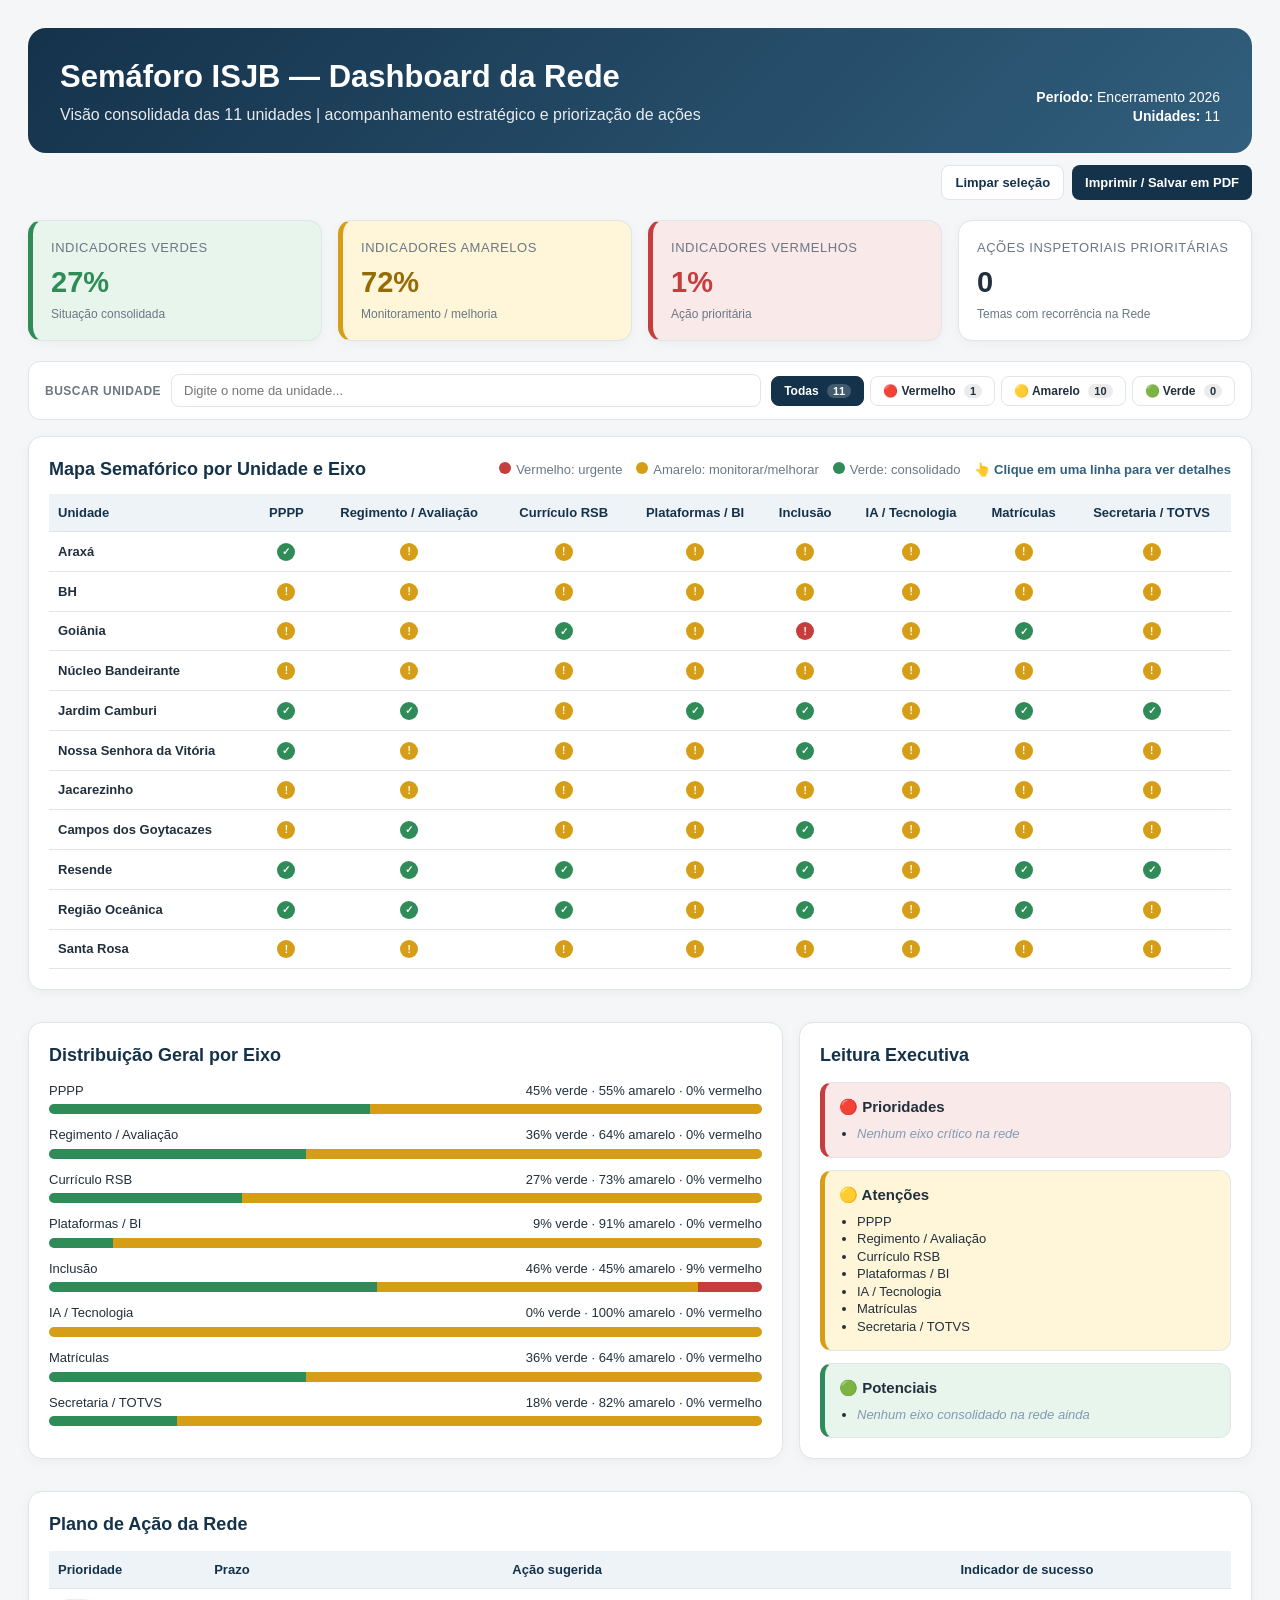
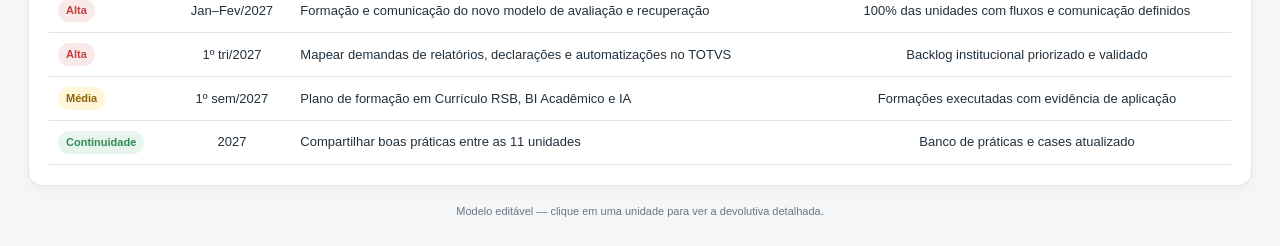
<file: dashboard_rede.html.html>
<!DOCTYPE html>
<html lang="pt-BR">
<head>
<meta charset="utf-8">
<meta name="viewport" content="width=device-width, initial-scale=1">
<title>Semáforo ISJB | Dashboard da Rede</title>
<!-- Carrega os dados ANTES de qualquer script -->
<script src="dados.js"></script>
<style>
:root{
  --primary:#15324b;
  --secondary:#315f7d;
  --accent:#d7a53f;
  --bg:#f4f6f8;
  --card:#ffffff;
  --text:#21303c;
  --muted:#6b7783;
  --border:#dfe5ea;
  --red:#c53d3d;
  --yellow:#d69d16;
  --green:#2f8b57;
  --soft-red:#fae9e9;
  --soft-yellow:#fff5d9;
  --soft-green:#e8f5ed;
}
*{box-sizing:border-box}
body{
  margin:0;
  font-family:Arial, Helvetica, sans-serif;
  background:var(--bg);
  color:var(--text);
  line-height:1.35;
}
.page{max-width:1500px;margin:0 auto;padding:28px}
.header{
  background:linear-gradient(135deg,var(--primary),var(--secondary));
  color:white;border-radius:18px;padding:28px 32px;
  display:flex;align-items:flex-end;justify-content:space-between;gap:24px;
}
.header h1{margin:0 0 6px;font-size:31px}
.header p{margin:0;opacity:.9}
.header .period{text-align:right;font-size:14px}
.grid{display:grid;grid-template-columns:repeat(4,1fr);gap:16px;margin:20px 0}
.kpi,.card{
  background:var(--card);border:1px solid var(--border);border-radius:14px;
  box-shadow:0 3px 12px rgba(0,0,0,.04);
}
.kpi{padding:18px}
.kpi .label{font-size:13px;color:var(--muted);text-transform:uppercase;letter-spacing:.04em}
.kpi .value{font-size:29px;font-weight:700;margin-top:6px}
.kpi .sub{font-size:12px;color:var(--muted);margin-top:4px}

/* KPIs coloridos */
.kpi.kpi-green  { background:var(--soft-green);  border-left:5px solid var(--green); }
.kpi.kpi-yellow { background:var(--soft-yellow); border-left:5px solid var(--yellow); }
.kpi.kpi-red    { background:var(--soft-red);    border-left:5px solid var(--red); }
.kpi.kpi-green  .value { color:var(--green); }
.kpi.kpi-yellow .value { color:#946b06; }
.kpi.kpi-red    .value { color:var(--red); }

.card{padding:20px;margin:16px 0}
.card h2{margin:0 0 14px;font-size:18px;color:var(--primary)}
.section-grid{display:grid;grid-template-columns:1.25fr .75fr;gap:16px}
.legend{display:flex;gap:14px;align-items:center;flex-wrap:wrap;font-size:13px;color:var(--muted)}
.dot{width:12px;height:12px;border-radius:50%;display:inline-block;margin-right:5px}
.red{background:var(--red)} .yellow{background:var(--yellow)} .green{background:var(--green)}
table{width:100%;border-collapse:collapse;font-size:13px}
th,td{border-bottom:1px solid var(--border);padding:10px 9px;text-align:center;vertical-align:middle}
th{background:#eef3f7;color:var(--primary);position:sticky;top:0}
td:first-child, th:first-child{text-align:left;font-weight:600}
.status{
  width:18px;height:18px;border-radius:50%;
  display:inline-flex;align-items:center;justify-content:center;
  color:white;font-size:10px;font-weight:bold;
}
.status.r{background:var(--red)}
.status.y{background:var(--yellow)}
.status.g{background:var(--green)}
.status.na{background:#aab2b9}
.bar-row{margin:12px 0}
.bar-label{display:flex;justify-content:space-between;font-size:13px;margin-bottom:5px}
.bar{height:10px;background:#e9edf0;border-radius:999px;overflow:hidden;display:flex}
.bar .r{background:var(--red)} .bar .y{background:var(--yellow)} .bar .g{background:var(--green)}
.insights{display:grid;grid-template-columns:repeat(3,1fr);gap:12px}
.insight{border-radius:12px;padding:14px;border:1px solid var(--border)}
.insight.r{background:var(--soft-red);border-left:5px solid var(--red)}
.insight.y{background:var(--soft-yellow);border-left:5px solid var(--yellow)}
.insight.g{background:var(--soft-green);border-left:5px solid var(--green)}
.insight h3{margin:0 0 8px;font-size:15px}
.insight ul{margin:0;padding-left:18px;font-size:13px}
.actions table td:nth-child(3){text-align:left}
.pill{display:inline-block;padding:4px 8px;border-radius:999px;font-size:11px;font-weight:700}
.pill.r{background:var(--soft-red);color:var(--red)}
.pill.y{background:var(--soft-yellow);color:#8d6500}
.pill.g{background:var(--soft-green);color:var(--green)}
.footer{font-size:11px;color:var(--muted);text-align:center;margin-top:18px}
.controls{display:flex;justify-content:flex-end;gap:8px;margin:12px 0;flex-wrap:wrap}
button{
  border:0;border-radius:8px;padding:9px 13px;cursor:pointer;
  background:var(--primary);color:white;font-weight:600;font-family:inherit;font-size:13px;
}
button.ghost{background:white;color:var(--primary);border:1px solid var(--border)}

/* Filtros */
.filters{
  display:flex;gap:10px;align-items:center;flex-wrap:wrap;
  margin:16px 0 0;padding:12px 16px;
  background:white;border:1px solid var(--border);border-radius:12px;
}
.filters label{font-size:12px;color:var(--muted);text-transform:uppercase;letter-spacing:.04em;font-weight:600}
.filters input[type="text"]{
  flex:1;min-width:180px;padding:8px 12px;border:1px solid var(--border);
  border-radius:8px;font-size:13px;font-family:inherit;
}
.filters input[type="text"]:focus{outline:2px solid var(--secondary);outline-offset:1px}
.filter-btns{display:flex;gap:6px}
.filter-btns button{
  background:white;color:var(--text);border:1px solid var(--border);
  padding:7px 12px;font-weight:600;font-size:12px;
}
.filter-btns button.active{background:var(--primary);color:white;border-color:var(--primary)}
.filter-btns button .cnt{
  display:inline-block;margin-left:5px;padding:1px 6px;border-radius:999px;
  background:rgba(0,0,0,.08);font-size:11px;
}
.filter-btns button.active .cnt{background:rgba(255,255,255,.2)}

/* Linhas clicáveis */
tbody tr{cursor:pointer;transition:background .12s ease}
tbody tr:hover{background:#f0f6fb}
tbody tr.selected{background:#e3eef8 !important;outline:2px solid var(--secondary);outline-offset:-2px}

/* Modal */
.modal-backdrop{
  position:fixed;inset:0;background:rgba(21,50,75,.55);
  display:none;align-items:center;justify-content:center;
  z-index:1000;padding:20px;backdrop-filter:blur(2px);
}
.modal-backdrop.open{display:flex}
.modal{
  background:white;border-radius:16px;width:min(880px,100%);
  max-height:90vh;overflow:auto;box-shadow:0 20px 60px rgba(0,0,0,.3);
  animation:pop .18s ease-out;
}
@keyframes pop{from{transform:scale(.96);opacity:0}to{transform:scale(1);opacity:1}}
.modal-header{
  padding:20px 24px;border-bottom:1px solid var(--border);
  display:flex;justify-content:space-between;align-items:flex-start;gap:16px;
  position:sticky;top:0;background:white;z-index:2;
  border-radius:16px 16px 0 0;
}
.modal-header h2{margin:0;color:var(--primary);font-size:22px}
.modal-header .sub{font-size:12px;color:var(--muted);margin-top:4px}
.modal-close{
  background:transparent;color:var(--muted);font-size:24px;
  padding:0 6px;border-radius:6px;line-height:1;
}
.modal-close:hover{background:#f0f2f4;color:var(--text)}
.modal-body{padding:20px 24px}
.modal-body h3{
  font-size:14px;color:var(--primary);margin:20px 0 10px;
  text-transform:uppercase;letter-spacing:.05em;
}
.modal-body h3:first-child{margin-top:0}
.ind-grid{display:grid;grid-template-columns:repeat(4,1fr);gap:10px}
.ind{border:1px solid var(--border);border-radius:10px;padding:10px;text-align:center;background:#fafbfc}
.ind.r{border-top:4px solid var(--red);background:var(--soft-red)}
.ind.y{border-top:4px solid var(--yellow);background:var(--soft-yellow)}
.ind.g{border-top:4px solid var(--green);background:var(--soft-green)}
.ind .name{font-size:11px;color:var(--muted);text-transform:uppercase;letter-spacing:.03em}
.ind .val{font-size:18px;font-weight:800;margin-top:4px}
.ind.r .val{color:var(--red)}
.ind.y .val{color:#946b06}
.ind.g .val{color:var(--green)}
.ind .desc{font-size:10.5px;color:var(--muted);margin-top:3px}
.modal-list{list-style:none;padding:0;margin:0}
.modal-list li{padding:8px 10px 8px 28px;position:relative;border-bottom:1px dashed var(--border);font-size:13px}
.modal-list li:last-child{border-bottom:none}
.modal-list li::before{content:"•";position:absolute;left:10px;top:8px;color:var(--muted);font-weight:700}
.modal-list.good li::before{content:"✔";color:var(--green)}
.modal-list.warn li::before{content:"⚠";color:var(--red)}
.modal-list.att  li::before{content:"!";color:var(--yellow);font-weight:800}
.modal-summary{
  display:flex;gap:12px;flex-wrap:wrap;align-items:center;
  padding:14px;border-radius:12px;background:#f4f7f9;margin-bottom:6px;
}
.modal-summary .badge{
  display:inline-flex;align-items:center;gap:8px;
  padding:8px 14px;border-radius:999px;font-weight:800;font-size:13px;
}
.modal-summary .badge.r{background:var(--soft-red);color:var(--red)}
.modal-summary .badge.y{background:var(--soft-yellow);color:#8d6500}
.modal-summary .badge.g{background:var(--soft-green);color:var(--green)}
.modal-summary .meta-info{font-size:12px;color:var(--muted)}
.modal-footer{
  padding:16px 24px;border-top:1px solid var(--border);
  display:flex;justify-content:space-between;align-items:center;gap:12px;flex-wrap:wrap;
  background:#fafbfc;border-radius:0 0 16px 16px;
  position:sticky;bottom:0;
}
.modal-footer .note{font-size:11px;color:var(--muted)}
.empty{padding:20px;text-align:center;color:var(--muted);font-size:13px}

@media(max-width:1000px){
  .grid{grid-template-columns:repeat(2,1fr)}
  .section-grid{grid-template-columns:1fr}
  .insights{grid-template-columns:1fr}
  .header{align-items:flex-start;flex-direction:column}
  .header .period{text-align:left}
  .ind-grid{grid-template-columns:repeat(2,1fr)}
}
@media(max-width:620px){
  .page{padding:12px}
  .grid{grid-template-columns:1fr}
  .card{overflow:auto}
  .header{border-radius:12px;padding:22px}
  .header h1{font-size:24px}
  .ind-grid{grid-template-columns:1fr 1fr}
}
@media print{
  @page{size:A4 landscape;margin:10mm}
  body{background:white;-webkit-print-color-adjust:exact;print-color-adjust:exact}
  .page{max-width:none;padding:0}
  .controls,.filters,.modal-backdrop{display:none !important}
  .header,.kpi,.card{box-shadow:none}
  .card{break-inside:avoid}
  th{position:static}
  tbody tr{cursor:default}
}
</style>
</head>
<body>
<div class="page">
  <div class="header">
    <div>
      <h1>Semáforo ISJB — Dashboard da Rede</h1>
      <p>Visão consolidada das 11 unidades | acompanhamento estratégico e priorização de ações</p>
    </div>
    <div class="period">
      <strong>Período:</strong> <span id="periodo"></span><br>
      <strong>Unidades:</strong> <span id="totalUnits">0</span>
    </div>
  </div>

  <div class="controls">
    <button class="ghost" onclick="clearSelection()">Limpar seleção</button>
    <button onclick="window.print()">Imprimir / Salvar em PDF</button>
  </div>

  <div class="grid">
    <div class="kpi kpi-green">
      <div class="label">Indicadores verdes</div>
      <div class="value" id="kpi-green">0%</div>
      <div class="sub">Situação consolidada</div>
    </div>
    <div class="kpi kpi-yellow">
      <div class="label">Indicadores amarelos</div>
      <div class="value" id="kpi-yellow">0%</div>
      <div class="sub">Monitoramento / melhoria</div>
    </div>
    <div class="kpi kpi-red">
      <div class="label">Indicadores vermelhos</div>
      <div class="value" id="kpi-red">0%</div>
      <div class="sub">Ação prioritária</div>
    </div>
    <div class="kpi">
      <div class="label">Ações inspetoriais prioritárias</div>
      <div class="value" id="kpi-actions">0</div>
      <div class="sub">Temas com recorrência na Rede</div>
    </div>
  </div>

  <div class="filters">
    <label for="search">Buscar unidade</label>
    <input type="text" id="search" placeholder="Digite o nome da unidade..." oninput="applyFilters()">
    <div class="filter-btns" id="filterBtns">
      <button data-filter="all" class="active" onclick="setFilter('all')">Todas <span class="cnt" id="cnt-all">0</span></button>
      <button data-filter="r" onclick="setFilter('r')">🔴 Vermelho <span class="cnt" id="cnt-r">0</span></button>
      <button data-filter="y" onclick="setFilter('y')">🟡 Amarelo <span class="cnt" id="cnt-y">0</span></button>
      <button data-filter="g" onclick="setFilter('g')">🟢 Verde <span class="cnt" id="cnt-g">0</span></button>
    </div>
  </div>

  <div class="card">
    <div style="display:flex;justify-content:space-between;gap:16px;align-items:center;flex-wrap:wrap">
      <h2 style="margin:0">Mapa Semafórico por Unidade e Eixo</h2>
      <div class="legend">
        <span><i class="dot red"></i>Vermelho: urgente</span>
        <span><i class="dot yellow"></i>Amarelo: monitorar/melhorar</span>
        <span><i class="dot green"></i>Verde: consolidado</span>
        <span style="color:var(--secondary);font-weight:600">👆 Clique em uma linha para ver detalhes</span>
      </div>
    </div>
    <div style="overflow:auto;margin-top:12px">
      <table>
        <thead>
          <tr id="tableHead"></tr>
        </thead>
        <tbody id="networkTable"></tbody>
      </table>
      <div id="emptyState" class="empty" style="display:none">Nenhuma unidade corresponde ao filtro.</div>
    </div>
  </div>

  <div class="section-grid">
    <div class="card">
      <h2>Distribuição Geral por Eixo</h2>
      <div id="bars"></div>
    </div>
    <div class="card">
      <h2>Leitura Executiva</h2>
      <div class="insights" style="grid-template-columns:1fr">
        <div class="insight r"><h3>🔴 Prioridades</h3><ul id="insight-red"></ul></div>
        <div class="insight y"><h3>🟡 Atenções</h3><ul id="insight-yellow"></ul></div>
        <div class="insight g"><h3>🟢 Potenciais</h3><ul id="insight-green"></ul></div>
      </div>
    </div>
  </div>

  <div class="card actions">
    <h2>Plano de Ação da Rede</h2>
    <table>
      <thead><tr><th>Prioridade</th><th>Prazo</th><th>Ação sugerida</th><th>Indicador de sucesso</th></tr></thead>
      <tbody>
        <tr><td><span class="pill r">Alta</span></td><td>Jan–Fev/2027</td><td>Formação e comunicação do novo modelo de avaliação e recuperação</td><td>100% das unidades com fluxos e comunicação definidos</td></tr>
        <tr><td><span class="pill r">Alta</span></td><td>1º tri/2027</td><td>Mapear demandas de relatórios, declarações e automatizações no TOTVS</td><td>Backlog institucional priorizado e validado</td></tr>
        <tr><td><span class="pill y">Média</span></td><td>1º sem/2027</td><td>Plano de formação em Currículo RSB, BI Acadêmico e IA</td><td>Formações executadas com evidência de aplicação</td></tr>
        <tr><td><span class="pill g">Continuidade</span></td><td>2027</td><td>Compartilhar boas práticas entre as 11 unidades</td><td>Banco de práticas e cases atualizado</td></tr>
      </tbody>
    </table>
  </div>

  <div class="footer">Modelo editável — clique em uma unidade para ver a devolutiva detalhada.</div>
</div>

<!-- MODAL -->
<div class="modal-backdrop" id="modal" onclick="if(event.target===this) closeModal()">
  <div class="modal" role="dialog" aria-modal="true">
    <div class="modal-header">
      <div>
        <h2 id="m-title">—</h2>
        <div class="sub" id="m-sub">—</div>
      </div>
      <button class="modal-close" onclick="closeModal()" aria-label="Fechar">×</button>
    </div>
    <div class="modal-body" id="m-body"></div>
    <div class="modal-footer">
      <div class="note">Devolutiva individual • Semáforo ISJB</div>
      <div style="display:flex;gap:8px">
        <button class="ghost" onclick="openOnePage()">Abrir one-page da unidade</button>
        <button onclick="closeModal()">Fechar</button>
      </div>
    </div>
  </div>
</div>

<script>
/* ============================================================
   ESTADO
   ============================================================ */
let currentFilter = "all";
let currentSearch = "";
let selectedRow = null;

/* ============================================================
   HELPERS
   ============================================================ */
function overallStatus(matrix){
  if (matrix.includes("r")) return "r";
  if (matrix.includes("y")) return "y";
  return "g";
}
function statusLabel(s){
  return s === "r" ? "Vermelho" : s === "y" ? "Amarelo" : "Verde";
}
function statusSymbol(s){
  return s === "g" ? "✓" : "!";
}
function fillOrFallback(list, fallback){
  if (!list || list.length === 0) return [`<em style="color:#829ab1">${fallback}</em>`];
  return list;
}

/* ============================================================
   RENDER — CABEÇALHO DA TABELA
   ============================================================ */
function renderHead(){
  const tr = document.getElementById("tableHead");
  tr.innerHTML = "<th>Unidade</th>" + AXES.map(a => `<th>${a}</th>`).join("");
}

/* ============================================================
   RENDER — TABELA
   ============================================================ */
function renderTable(){
  const tbody = document.getElementById("networkTable");
  const emptyState = document.getElementById("emptyState");
  tbody.innerHTML = "";
  let visible = 0;

  UNITS.forEach((u, idx) => {
    const ov = overallStatus(u.matrix);
    if (currentFilter !== "all" && currentFilter !== ov) return;
    if (currentSearch && !u.name.toLowerCase().includes(currentSearch)) return;

    visible++;
    const tr = document.createElement("tr");
    tr.dataset.idx = idx;
    tr.innerHTML = `<td>${u.name}</td>` +
      u.matrix.map(s => `<td><span class="status ${s}">${statusSymbol(s)}</span></td>`).join("");
    tr.addEventListener("click", () => selectUnit(idx, tr));
    if (selectedRow && selectedRow.dataset.idx == idx) tr.classList.add("selected");
    tbody.appendChild(tr);
  });
  emptyState.style.display = visible === 0 ? "block" : "none";
}

/* ============================================================
   FILTROS
   ============================================================ */
function setFilter(f){
  currentFilter = f;
  document.querySelectorAll("#filterBtns button").forEach(b => {
    b.classList.toggle("active", b.dataset.filter === f);
  });
  renderTable();
}
function applyFilters(){
  currentSearch = document.getElementById("search").value.trim().toLowerCase();
  renderTable();
}
function updateCounts(){
  const c = { r:0, y:0, g:0 };
  UNITS.forEach(u => c[overallStatus(u.matrix)]++);
  document.getElementById("cnt-all").textContent = UNITS.length;
  document.getElementById("cnt-r").textContent = c.r;
  document.getElementById("cnt-y").textContent = c.y;
  document.getElementById("cnt-g").textContent = c.g;
}

/* ============================================================
   KPIs GLOBAIS (percentual de cada cor sobre TODOS os eixos)
   ============================================================ */
function updateKPIs(){
  let total = 0, g = 0, y = 0, r = 0;
  UNITS.forEach(u => u.matrix.forEach(s => {
    total++;
    if (s === "g") g++;
    else if (s === "y") y++;
    else if (s === "r") r++;
  }));
  const pg = Math.round(g/total*100);
  const py = Math.round(y/total*100);
  const pr = 100 - pg - py;
  document.getElementById("kpi-green").textContent  = pg + "%";
  document.getElementById("kpi-yellow").textContent = py + "%";
  document.getElementById("kpi-red").textContent    = pr + "%";

  // "Ações inspetoriais prioritárias" = eixos com >50% vermelho na rede
  let count = 0;
  AXES.forEach((_, j) => {
    let reds = 0;
    UNITS.forEach(u => { if (u.matrix[j] === "r") reds++; });
    if (reds / UNITS.length > 0.5) count++;
  });
  document.getElementById("kpi-actions").textContent = count;
}

/* ============================================================
   SELEÇÃO E MODAL
   ============================================================ */
function selectUnit(idx, tr){
  selectedRow = tr;
  document.querySelectorAll("#networkTable tr").forEach(r => r.classList.remove("selected"));
  tr.classList.add("selected");
  openModal(UNITS[idx], idx);
}

function openModal(u, idx){
  const ov = overallStatus(u.matrix);
  const badgeText = statusLabel(ov).toUpperCase();

  document.getElementById("m-title").textContent = u.name;
  document.getElementById("m-sub").innerHTML =
    `Período: ${PERIODO} • Status geral: <b>${badgeText}</b>`;

  const indHtml = u.matrix.map((s, i) => {
    const desc = s === "g" ? "Consolidado" : s === "y" ? "Monitorar" : "Prioridade";
    return `<div class="ind ${s}">
      <div class="name">${AXES[i]}</div>
      <div class="val">${s === "g" ? "✓" : "!"}</div>
      <div class="desc">${desc}</div>
    </div>`;
  }).join("");

  const redHtml = `<ul class="modal-list warn">${fillOrFallback(u.red, "A preencher").map(t=>`<li>${t}</li>`).join("")}</ul>`;
  const yellowHtml = `<ul class="modal-list att">${fillOrFallback(u.yellow, "A preencher").map(t=>`<li>${t}</li>`).join("")}</ul>`;
  const greenHtml = `<ul class="modal-list good">${fillOrFallback(u.green, "A preencher").map(t=>`<li>${t}</li>`).join("")}</ul>`;

  const actions = (u.actions && u.actions.length)
    ? u.actions
    : [{ prazo:"—", acao:"A definir", ind:"A definir" }];
  const actionsHtml = actions.map(a =>
    `<tr><td>${a.prazo}</td><td>${a.acao}</td><td>${a.ind}</td></tr>`
  ).join("");

  const summaryTxt = u.summary && u.summary.trim()
    ? u.summary
    : "<em style='color:#829ab1'>Resumo executivo a preencher no dados.js</em>";

  document.getElementById("m-body").innerHTML = `
    <div class="modal-summary">
      <span class="badge ${ov}">
        <span class="dot ${ov}" style="width:12px;height:12px"></span>
        Status geral: ${badgeText}
      </span>
      <span class="meta-info">
        ${u.matrix.filter(s=>s==="g").length} verdes •
        ${u.matrix.filter(s=>s==="y").length} amarelos •
        ${u.matrix.filter(s=>s==="r").length} vermelhos
      </span>
    </div>

    <h3>Resumo executivo</h3>
    <p style="font-size:13px;color:#3e4c59;margin:0">${summaryTxt}</p>

    <h3>Indicadores por eixo</h3>
    <div class="ind-grid">${indHtml}</div>

    <h3>🔴 Observações de prioridade</h3>
    ${redHtml}

    <h3>🟡 Atenção</h3>
    ${yellowHtml}

    <h3>🟢 Potenciais e oportunidades</h3>
    ${greenHtml}

    <h3>Plano de ação sugerido</h3>
    <table>
      <thead><tr><th>Prazo</th><th>Ação</th><th>Indicador de sucesso</th></tr></thead>
      <tbody>${actionsHtml}</tbody>
    </table>

    <h3>Pontos para a devolutiva</h3>
    <table>
      <tbody>
        <tr><th style="width:30%">Principal risco</th><td>${u.risk || "<em style='color:#829ab1'>A preencher</em>"}</td></tr>
        <tr><th>Principal oportunidade</th><td>${u.opportunity || "<em style='color:#829ab1'>A preencher</em>"}</td></tr>
        <tr><th>Apoio prioritário do Centro Inspetorial</th><td>${u.support || "<em style='color:#829ab1'>A preencher</em>"}</td></tr>
        <tr><th>Boa prática compartilhável</th><td>${u.practice || "<em style='color:#829ab1'>A preencher</em>"}</td></tr>
      </tbody>
    </table>
  `;

  document.getElementById("modal").dataset.idx = idx;
  document.getElementById("modal").classList.add("open");
  document.body.style.overflow = "hidden";
}

function closeModal(){
  document.getElementById("modal").classList.remove("open");
  document.body.style.overflow = "";
}
function clearSelection(){
  selectedRow = null;
  document.querySelectorAll("#networkTable tr").forEach(r => r.classList.remove("selected"));
}
function openOnePage(){
  const idx = document.getElementById("modal").dataset.idx;
  if (idx === undefined) return;
  const u = UNITS[idx];
  const params = new URLSearchParams({
    unidade: u.name,
    matriz: u.matrix.join(","),
    resumo: u.summary || "",
    red: (u.red || []).join("|"),
    yellow: (u.yellow || []).join("|"),
    green: (u.green || []).join("|"),
    risk: u.risk || "",
    opportunity: u.opportunity || "",
    support: u.support || "",
    practice: u.practice || ""
  });
  window.open("onepage_unidade.html?" + params.toString(), "_blank");
}

document.addEventListener("keydown", e => { if (e.key === "Escape") closeModal(); });

/* ============================================================
   BARRAS POR EIXO
   ============================================================ */
function renderBars(){
  const bars = document.getElementById("bars");
  bars.innerHTML = "";
  AXES.forEach((axis, j) => {
    let c = { r:0, y:0, g:0 };
    UNITS.forEach(u => c[u.matrix[j]]++);
    const total = UNITS.length;
    const pr = Math.round(c.r/total*100);
    const py = Math.round(c.y/total*100);
    const pg = 100 - pr - py;
    const div = document.createElement("div");
    div.className = "bar-row";
    div.innerHTML = `
      <div class="bar-label"><span>${axis}</span><span>${pg}% verde · ${py}% amarelo · ${pr}% vermelho</span></div>
      <div class="bar"><div class="g" style="width:${pg}%"></div><div class="y" style="width:${py}%"></div><div class="r" style="width:${pr}%"></div></div>`;
    bars.appendChild(div);
  });
}

/* ============================================================
   LEITURA EXECUTIVA (derivada automaticamente dos eixos)
   ============================================================ */
function renderInsights(){
  // Eixos com >50% vermelho
  const prioridade = [], atencao = [], potencial = [];
  AXES.forEach((axis, j) => {
    let r=0, y=0, g=0;
    UNITS.forEach(u => {
      const s = u.matrix[j];
      if (s === "r") r++;
      else if (s === "y") y++;
      else g++;
    });
    const total = UNITS.length;
    if (r/total > 0.5) prioridade.push(axis);
    else if (y/total > 0.5) atencao.push(axis);
    else if (g/total > 0.5) potencial.push(axis);
  });

  const fill = (id, arr, fallback) => {
    const ul = document.getElementById(id);
    if (!arr.length) { ul.innerHTML = `<li><em style="color:#829ab1">${fallback}</em></li>`; return; }
    ul.innerHTML = arr.map(t => `<li>${t}</li>`).join("");
  };
  fill("insight-red",    prioridade, "Nenhum eixo crítico na rede");
  fill("insight-yellow", atencao,    "Nenhum eixo em atenção generalizada");
  fill("insight-green",  potencial,  "Nenhum eixo consolidado na rede ainda");
}

/* ============================================================
   INIT
   ============================================================ */
document.getElementById("periodo").textContent = PERIODO;
document.getElementById("totalUnits").textContent = UNITS.length;

renderHead();
updateCounts();
updateKPIs();
renderTable();
renderBars();
renderInsights();
</script>
</body>
</html>
</file>
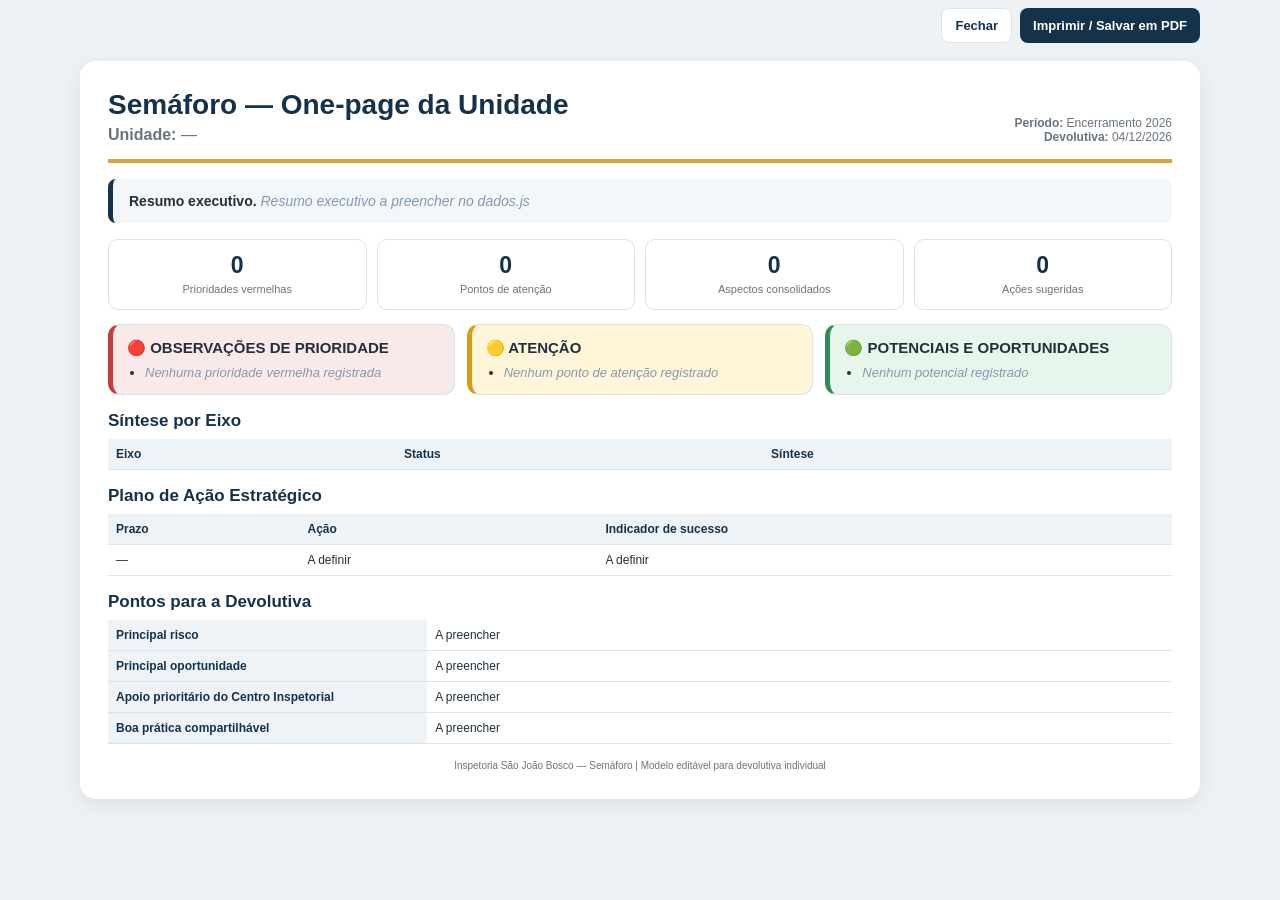
<file: onepage_unidade.html>
<!DOCTYPE html>
<html lang="pt-BR">
<head>
<meta charset="utf-8">
<meta name="viewport" content="width=device-width, initial-scale=1">
<title>Semáforo ISJB | Devolutiva Individual da Unidade</title>
<script src="dados.js"></script>
<style>
:root{
  --primary:#15324b;--secondary:#315f7d;--accent:#d7a53f;
  --text:#22303b;--muted:#68747f;--border:#dbe2e8;
  --red:#c53d3d;--yellow:#d69d16;--green:#2f8b57;
  --soft-red:#fae9e9;--soft-yellow:#fff5d9;--soft-green:#e8f5ed;
}
*{box-sizing:border-box}
body{margin:0;background:#eef2f5;color:var(--text);font-family:Arial,Helvetica,sans-serif}
.sheet{
  width:min(1120px,calc(100% - 24px));margin:18px auto;background:white;
  padding:28px;border-radius:16px;box-shadow:0 6px 24px rgba(0,0,0,.08);
}
.header{border-bottom:4px solid var(--accent);padding-bottom:15px;
  display:flex;justify-content:space-between;gap:18px;align-items:flex-end}
.header h1{margin:0;color:var(--primary);font-size:28px}
.header p{margin:5px 0 0;color:var(--muted)}
.meta{text-align:right;font-size:12px;color:var(--muted)}
.summary{margin:16px 0;padding:14px 16px;background:#f4f7f9;
  border-left:5px solid var(--primary);border-radius:8px;font-size:14px}
.kpis{display:grid;grid-template-columns:repeat(4,1fr);gap:10px;margin:14px 0}
.kpi{border:1px solid var(--border);border-radius:10px;padding:12px;text-align:center}
.kpi b{display:block;font-size:23px;color:var(--primary)}
.kpi span{font-size:11px;color:var(--muted)}
.grid{display:grid;grid-template-columns:repeat(3,1fr);gap:12px;margin-top:14px}
.box{border-radius:12px;padding:14px;border:1px solid var(--border)}
.box h2{font-size:15px;margin:0 0 8px}
.box ul{padding-left:18px;margin:0;font-size:13px}
.box.r{background:var(--soft-red);border-left:5px solid var(--red)}
.box.y{background:var(--soft-yellow);border-left:5px solid var(--yellow)}
.box.g{background:var(--soft-green);border-left:5px solid var(--green)}
.section{margin-top:16px}
.section h2{font-size:17px;color:var(--primary);margin:0 0 8px}
table{width:100%;border-collapse:collapse;font-size:12px}
th,td{padding:8px;border-bottom:1px solid var(--border);text-align:left}
th{background:#eef3f7;color:var(--primary)}
.status{font-weight:bold}
.rtxt{color:var(--red)} .ytxt{color:#946b06} .gtxt{color:var(--green)}
.actions td:first-child{width:18%}
.actions td:nth-child(2){width:28%}
.footer{margin-top:16px;text-align:center;color:var(--muted);font-size:10px}
.controls{display:flex;justify-content:flex-end;gap:8px;margin:8px auto;width:min(1120px,calc(100% - 24px))}
button{border:0;background:var(--primary);color:white;padding:9px 13px;border-radius:8px;cursor:pointer;font-weight:600;font-family:inherit;font-size:13px}
button.ghost{background:white;color:var(--primary);border:1px solid var(--border)}
@media(max-width:760px){
  .sheet{padding:18px}
  .header{align-items:flex-start;flex-direction:column}
  .meta{text-align:left}
  .kpis{grid-template-columns:repeat(2,1fr)}
  .grid{grid-template-columns:1fr}
}
@media print {
  @page { 
    margin: 1cm; 
    size: A4 portrait; /* Força retrato para o documento ficar tipo um relatório */
  }
  
  body { 
    background: white; 
    -webkit-print-color-adjust: exact; 
    print-color-adjust: exact; 
  }
  
  .sheet { 
    width: 100%; 
    margin: 0; 
    padding: 0; 
    box-shadow: none; 
    border-radius: 0; 
  }

  /* Esconde os botões de fechar e imprimir */
  .controls { display: none !important; }

  /* Força as abas de segmentos a aparecerem todas no papel */
  .segment-tabs { display: none !important; } /* Esconde o menu de abas */
  .segment-content { 
    display: block !important; 
    page-break-after: always; /* Coloca cada segmento em uma página nova */
    margin-bottom: 20px;
  }
  .segment-content:last-child { page-break-after: auto; } /* Evita página em branco no final */

  /* Ajusta os quadros coloridos para não quebrarem no meio */
  .box, .section, .kpis { page-break-inside: avoid; }
  
  /* Reduz as fontes para caber mais coisas */
  h1 { font-size: 20px; }
  h2 { font-size: 14px; }
  p, li, td { font-size: 11px; }
}
</style>
</head>
<body>
<div class="controls">
  <button class="ghost" onclick="window.close()">Fechar</button>
  <button onclick="window.print()">Imprimir / Salvar em PDF</button>
</div>

<main class="sheet">
  <header class="header">
    <div>
      <h1>Semáforo — One-page da Unidade</h1>
      <p><strong>Unidade:</strong> <span id="u-name">—</span></p>
    </div>
    <div class="meta">
      <strong>Período:</strong> <span id="u-period">—</span><br>
      <strong>Devolutiva:</strong> <span id="u-date">—</span>
    </div>
  </header>

  <div class="summary">
    <strong>Resumo executivo.</strong>
    <span id="u-summary">—</span>
  </div>

  <div class="kpis">
    <div class="kpi"><b id="k-red">0</b><span>Prioridades vermelhas</span></div>
    <div class="kpi"><b id="k-yellow">0</b><span>Pontos de atenção</span></div>
    <div class="kpi"><b id="k-green">0</b><span>Aspectos consolidados</span></div>
    <div class="kpi"><b id="k-actions">0</b><span>Ações sugeridas</span></div>
  </div>

  <div class="grid">
    <section class="box r">
      <h2>🔴 OBSERVAÇÕES DE PRIORIDADE</h2>
      <ul id="u-red"><li><em>A preencher</em></li></ul>
    </section>
    <section class="box y">
      <h2>🟡 ATENÇÃO</h2>
      <ul id="u-yellow"><li><em>A preencher</em></li></ul>
    </section>
    <section class="box g">
      <h2>🟢 POTENCIAIS E OPORTUNIDADES</h2>
      <ul id="u-green"><li><em>A preencher</em></li></ul>
    </section>
  </div>

  <section class="section">
    <h2>Síntese por Eixo</h2>
    <table>
      <thead><tr><th>Eixo</th><th>Status</th><th>Síntese</th></tr></thead>
      <tbody id="u-matrix"></tbody>
    </table>
  </section>

  <section class="section">
    <h2>Plano de Ação Estratégico</h2>
    <table class="actions">
      <thead><tr><th>Prazo</th><th>Ação</th><th>Indicador de sucesso</th></tr></thead>
      <tbody id="u-actions">
        <tr><td>—</td><td>A definir</td><td>A definir</td></tr>
      </tbody>
    </table>
  </section>

  <section class="section">
    <h2>Pontos para a Devolutiva</h2>
    <table>
      <tbody>
        <tr><th style="width:30%">Principal risco</th><td id="u-risk">—</td></tr>
        <tr><th>Principal oportunidade</th><td id="u-opp">—</td></tr>
        <tr><th>Apoio prioritário do Centro Inspetorial</th><td id="u-support">—</td></tr>
        <tr><th>Boa prática compartilhável</th><td id="u-practice">—</td></tr>
      </tbody>
    </table>
  </section>

  <div class="footer">Inspetoria São João Bosco — Semáforo | Modelo editável para devolutiva individual</div>
</main>

<script>
/* ============================================================
   LÊ PARÂMETROS DA URL E PREENCHE
   ============================================================ */
const params = new URLSearchParams(location.search);
const nome       = params.get("unidade") || "—";
const matrizStr  = params.get("matriz") || "";
const resumo     = params.get("resumo") || "";
const redStr     = params.get("red") || "";
const yellowStr  = params.get("yellow") || "";
const greenStr   = params.get("green") || "";
const risk       = params.get("risk") || "";
const opportunity= params.get("opportunity") || "";
const support    = params.get("support") || "";
const practice   = params.get("practice") || "";

document.getElementById("u-name").textContent = nome;
document.getElementById("u-period").textContent = PERIODO;
document.getElementById("u-date").textContent = new Date().toLocaleDateString("pt-BR");

document.getElementById("u-summary").innerHTML =
  resumo ? resumo : "<em style='color:#829ab1'>Resumo executivo a preencher no dados.js</em>";

function fillList(id, str, fallback){
  const ul = document.getElementById(id);
  const arr = str ? str.split("|").filter(Boolean) : [];
  if (!arr.length) { ul.innerHTML = `<li><em style="color:#829ab1">${fallback}</em></li>`; return 0; }
  ul.innerHTML = arr.map(t => `<li>${t}</li>`).join("");
  return arr.length;
}
const nRed    = fillList("u-red",    redStr,    "Nenhuma prioridade vermelha registrada");
const nYellow = fillList("u-yellow", yellowStr, "Nenhum ponto de atenção registrado");
const nGreen  = fillList("u-green",  greenStr,  "Nenhum potencial registrado");

document.getElementById("k-red").textContent    = nRed;
document.getElementById("k-yellow").textContent = nYellow;
document.getElementById("k-green").textContent  = nGreen;

/* Matriz por eixo */
if (matrizStr) {
  const matriz = matrizStr.split(",");
  const statusMap = { g:["VERDE","gtxt"], y:["AMARELO","ytxt"], r:["VERMELHO","rtxt"] };
  const tbody = document.getElementById("u-matrix");
  tbody.innerHTML = matriz.map((s, i) => {
    const [label, cls] = statusMap[s] || ["—",""];
    const desc = s === "g" ? "Eixo consolidado"
              : s === "y" ? "Requer monitoramento"
              : "Prioridade de ação";
    return `<tr><td>${AXES[i]}</td><td class="status ${cls}">${label}</td><td>${desc}</td></tr>`;
  }).join("");
}

/* Ações — lê do dados.js pela unidade atual */
const acoes = (typeof UNITS !== "undefined")
  ? (UNITS.find(u => u.name === nome)?.actions || [])
  : [];
document.getElementById("k-actions").textContent = acoes.length;

const tbodyA = document.getElementById("u-actions");
if (acoes.length) {
  tbodyA.innerHTML = acoes.map(a =>
    `<tr><td>${a.prazo}</td><td>${a.acao}</td><td>${a.ind}</td></tr>`
  ).join("");
}

/* Pontos da devolutiva */
document.getElementById("u-risk").textContent      = risk || "A preencher";
document.getElementById("u-opp").textContent       = opportunity || "A preencher";
document.getElementById("u-support").textContent   = support || "A preencher";
document.getElementById("u-practice").textContent  = practice || "A preencher";
</script>
</body>
</html>
</file>
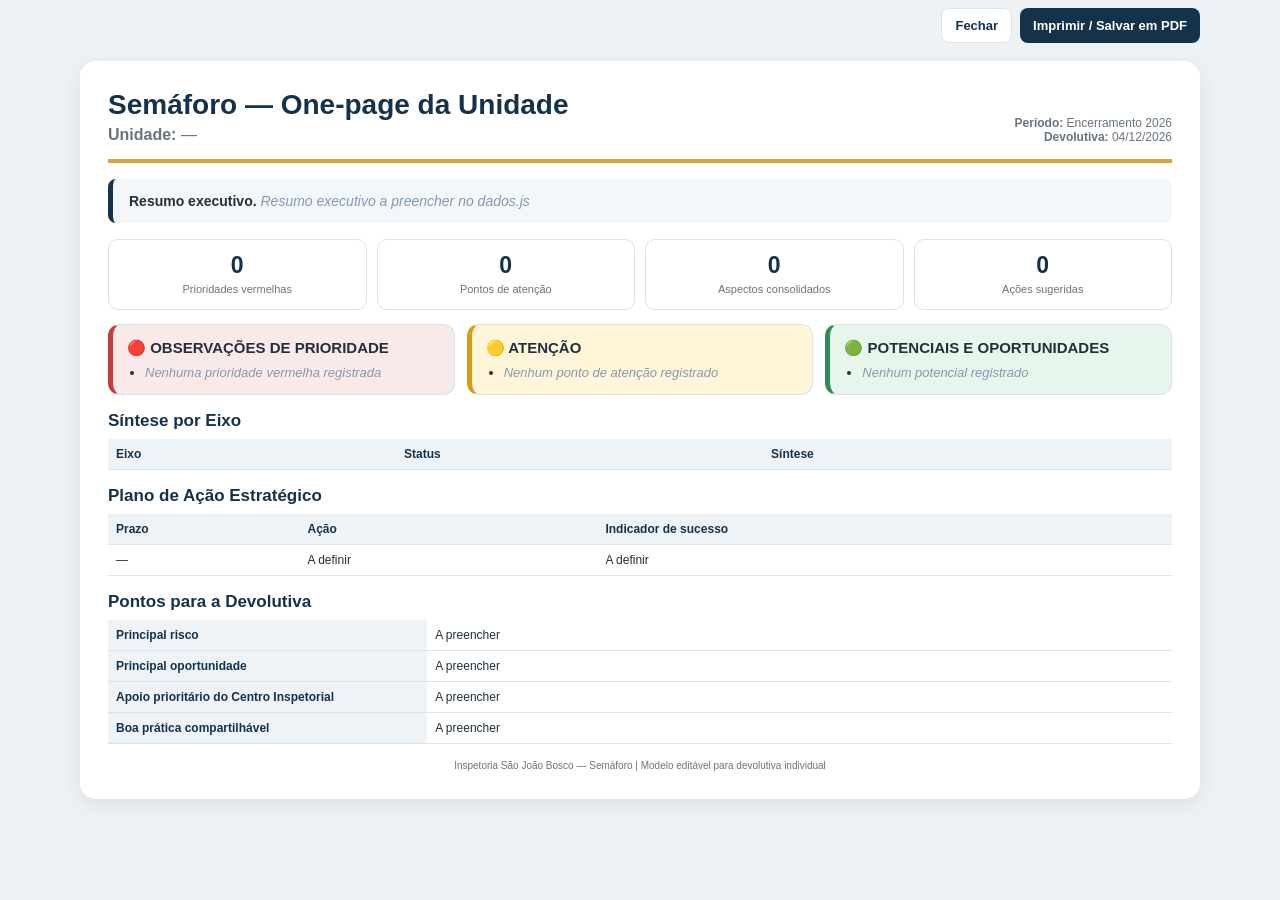
<file: onepage_unidade.html.html>
<!DOCTYPE html>
<html lang="pt-BR">
<head>
<meta charset="utf-8">
<meta name="viewport" content="width=device-width, initial-scale=1">
<title>Semáforo ISJB | One-page da Unidade</title>
<script src="dados.js"></script>
<style>
:root{
  --primary:#15324b;--secondary:#315f7d;--accent:#d7a53f;
  --text:#22303b;--muted:#68747f;--border:#dbe2e8;
  --red:#c53d3d;--yellow:#d69d16;--green:#2f8b57;
  --soft-red:#fae9e9;--soft-yellow:#fff5d9;--soft-green:#e8f5ed;
}
*{box-sizing:border-box}
body{margin:0;background:#eef2f5;color:var(--text);font-family:Arial,Helvetica,sans-serif}
.sheet{
  width:min(1120px,calc(100% - 24px));margin:18px auto;background:white;
  padding:28px;border-radius:16px;box-shadow:0 6px 24px rgba(0,0,0,.08);
}
.header{border-bottom:4px solid var(--accent);padding-bottom:15px;
  display:flex;justify-content:space-between;gap:18px;align-items:flex-end}
.header h1{margin:0;color:var(--primary);font-size:28px}
.header p{margin:5px 0 0;color:var(--muted)}
.meta{text-align:right;font-size:12px;color:var(--muted)}
.summary{margin:16px 0;padding:14px 16px;background:#f4f7f9;
  border-left:5px solid var(--primary);border-radius:8px;font-size:14px}
.kpis{display:grid;grid-template-columns:repeat(4,1fr);gap:10px;margin:14px 0}
.kpi{border:1px solid var(--border);border-radius:10px;padding:12px;text-align:center}
.kpi b{display:block;font-size:23px;color:var(--primary)}
.kpi span{font-size:11px;color:var(--muted)}
.grid{display:grid;grid-template-columns:repeat(3,1fr);gap:12px;margin-top:14px}
.box{border-radius:12px;padding:14px;border:1px solid var(--border)}
.box h2{font-size:15px;margin:0 0 8px}
.box ul{padding-left:18px;margin:0;font-size:13px}
.box.r{background:var(--soft-red);border-left:5px solid var(--red)}
.box.y{background:var(--soft-yellow);border-left:5px solid var(--yellow)}
.box.g{background:var(--soft-green);border-left:5px solid var(--green)}
.section{margin-top:16px}
.section h2{font-size:17px;color:var(--primary);margin:0 0 8px}
table{width:100%;border-collapse:collapse;font-size:12px}
th,td{padding:8px;border-bottom:1px solid var(--border);text-align:left}
th{background:#eef3f7;color:var(--primary)}
.status{font-weight:bold}
.rtxt{color:var(--red)} .ytxt{color:#946b06} .gtxt{color:var(--green)}
.actions td:first-child{width:18%}
.actions td:nth-child(2){width:28%}
.footer{margin-top:16px;text-align:center;color:var(--muted);font-size:10px}
.controls{display:flex;justify-content:flex-end;gap:8px;margin:8px auto;width:min(1120px,calc(100% - 24px))}
button{border:0;background:var(--primary);color:white;padding:9px 13px;border-radius:8px;cursor:pointer;font-weight:600;font-family:inherit;font-size:13px}
button.ghost{background:white;color:var(--primary);border:1px solid var(--border)}
@media(max-width:760px){
  .sheet{padding:18px}
  .header{align-items:flex-start;flex-direction:column}
  .meta{text-align:left}
  .kpis{grid-template-columns:repeat(2,1fr)}
  .grid{grid-template-columns:1fr}
}
@media print{
  @page{size:A4 portrait;margin:9mm}
  body{background:white;-webkit-print-color-adjust:exact;print-color-adjust:exact}
  .controls{display:none}
  .sheet{width:100%;margin:0;padding:0;box-shadow:none;border-radius:0}
  .section,.box,.summary{break-inside:avoid}
}
</style>
</head>
<body>
<div class="controls">
  <button class="ghost" onclick="window.close()">Fechar</button>
  <button onclick="window.print()">Imprimir / Salvar em PDF</button>
</div>

<main class="sheet">
  <header class="header">
    <div>
      <h1>Semáforo — One-page da Unidade</h1>
      <p><strong>Unidade:</strong> <span id="u-name">—</span></p>
    </div>
    <div class="meta">
      <strong>Período:</strong> <span id="u-period">—</span><br>
      <strong>Devolutiva:</strong> <span id="u-date">—</span>
    </div>
  </header>

  <div class="summary">
    <strong>Resumo executivo.</strong>
    <span id="u-summary">—</span>
  </div>

  <div class="kpis">
    <div class="kpi"><b id="k-red">0</b><span>Prioridades vermelhas</span></div>
    <div class="kpi"><b id="k-yellow">0</b><span>Pontos de atenção</span></div>
    <div class="kpi"><b id="k-green">0</b><span>Aspectos consolidados</span></div>
    <div class="kpi"><b id="k-actions">0</b><span>Ações sugeridas</span></div>
  </div>

  <div class="grid">
    <section class="box r">
      <h2>🔴 OBSERVAÇÕES DE PRIORIDADE</h2>
      <ul id="u-red"><li><em>A preencher</em></li></ul>
    </section>
    <section class="box y">
      <h2>🟡 ATENÇÃO</h2>
      <ul id="u-yellow"><li><em>A preencher</em></li></ul>
    </section>
    <section class="box g">
      <h2>🟢 POTENCIAIS E OPORTUNIDADES</h2>
      <ul id="u-green"><li><em>A preencher</em></li></ul>
    </section>
  </div>

  <section class="section">
    <h2>Síntese por Eixo</h2>
    <table>
      <thead><tr><th>Eixo</th><th>Status</th><th>Síntese</th></tr></thead>
      <tbody id="u-matrix"></tbody>
    </table>
  </section>

  <section class="section">
    <h2>Plano de Ação Estratégico</h2>
    <table class="actions">
      <thead><tr><th>Prazo</th><th>Ação</th><th>Indicador de sucesso</th></tr></thead>
      <tbody id="u-actions">
        <tr><td>—</td><td>A definir</td><td>A definir</td></tr>
      </tbody>
    </table>
  </section>

  <section class="section">
    <h2>Pontos para a Devolutiva</h2>
    <table>
      <tbody>
        <tr><th style="width:30%">Principal risco</th><td id="u-risk">—</td></tr>
        <tr><th>Principal oportunidade</th><td id="u-opp">—</td></tr>
        <tr><th>Apoio prioritário do Centro Inspetorial</th><td id="u-support">—</td></tr>
        <tr><th>Boa prática compartilhável</th><td id="u-practice">—</td></tr>
      </tbody>
    </table>
  </section>

  <div class="footer">Inspetoria São João Bosco — Semáforo | Modelo editável para devolutiva individual</div>
</main>

<script>
/* ============================================================
   LÊ PARÂMETROS DA URL E PREENCHE
   ============================================================ */
const params = new URLSearchParams(location.search);
const nome       = params.get("unidade") || "—";
const matrizStr  = params.get("matriz") || "";
const resumo     = params.get("resumo") || "";
const redStr     = params.get("red") || "";
const yellowStr  = params.get("yellow") || "";
const greenStr   = params.get("green") || "";
const risk       = params.get("risk") || "";
const opportunity= params.get("opportunity") || "";
const support    = params.get("support") || "";
const practice   = params.get("practice") || "";

document.getElementById("u-name").textContent = nome;
document.getElementById("u-period").textContent = PERIODO;
document.getElementById("u-date").textContent = new Date().toLocaleDateString("pt-BR");

document.getElementById("u-summary").innerHTML =
  resumo ? resumo : "<em style='color:#829ab1'>Resumo executivo a preencher no dados.js</em>";

function fillList(id, str, fallback){
  const ul = document.getElementById(id);
  const arr = str ? str.split("|").filter(Boolean) : [];
  if (!arr.length) { ul.innerHTML = `<li><em style="color:#829ab1">${fallback}</em></li>`; return 0; }
  ul.innerHTML = arr.map(t => `<li>${t}</li>`).join("");
  return arr.length;
}
const nRed    = fillList("u-red",    redStr,    "Nenhuma prioridade vermelha registrada");
const nYellow = fillList("u-yellow", yellowStr, "Nenhum ponto de atenção registrado");
const nGreen  = fillList("u-green",  greenStr,  "Nenhum potencial registrado");

document.getElementById("k-red").textContent    = nRed;
document.getElementById("k-yellow").textContent = nYellow;
document.getElementById("k-green").textContent  = nGreen;

/* Matriz por eixo */
if (matrizStr) {
  const matriz = matrizStr.split(",");
  const statusMap = { g:["VERDE","gtxt"], y:["AMARELO","ytxt"], r:["VERMELHO","rtxt"] };
  const tbody = document.getElementById("u-matrix");
  tbody.innerHTML = matriz.map((s, i) => {
    const [label, cls] = statusMap[s] || ["—",""];
    const desc = s === "g" ? "Eixo consolidado"
              : s === "y" ? "Requer monitoramento"
              : "Prioridade de ação";
    return `<tr><td>${AXES[i]}</td><td class="status ${cls}">${label}</td><td>${desc}</td></tr>`;
  }).join("");
}

/* Ações — lê do dados.js pela unidade atual */
const acoes = (typeof UNITS !== "undefined")
  ? (UNITS.find(u => u.name === nome)?.actions || [])
  : [];
document.getElementById("k-actions").textContent = acoes.length;

const tbodyA = document.getElementById("u-actions");
if (acoes.length) {
  tbodyA.innerHTML = acoes.map(a =>
    `<tr><td>${a.prazo}</td><td>${a.acao}</td><td>${a.ind}</td></tr>`
  ).join("");
}

/* Pontos da devolutiva */
document.getElementById("u-risk").textContent      = risk || "A preencher";
document.getElementById("u-opp").textContent       = opportunity || "A preencher";
document.getElementById("u-support").textContent   = support || "A preencher";
document.getElementById("u-practice").textContent  = practice || "A preencher";
</script>
</body>
</html>
</file>
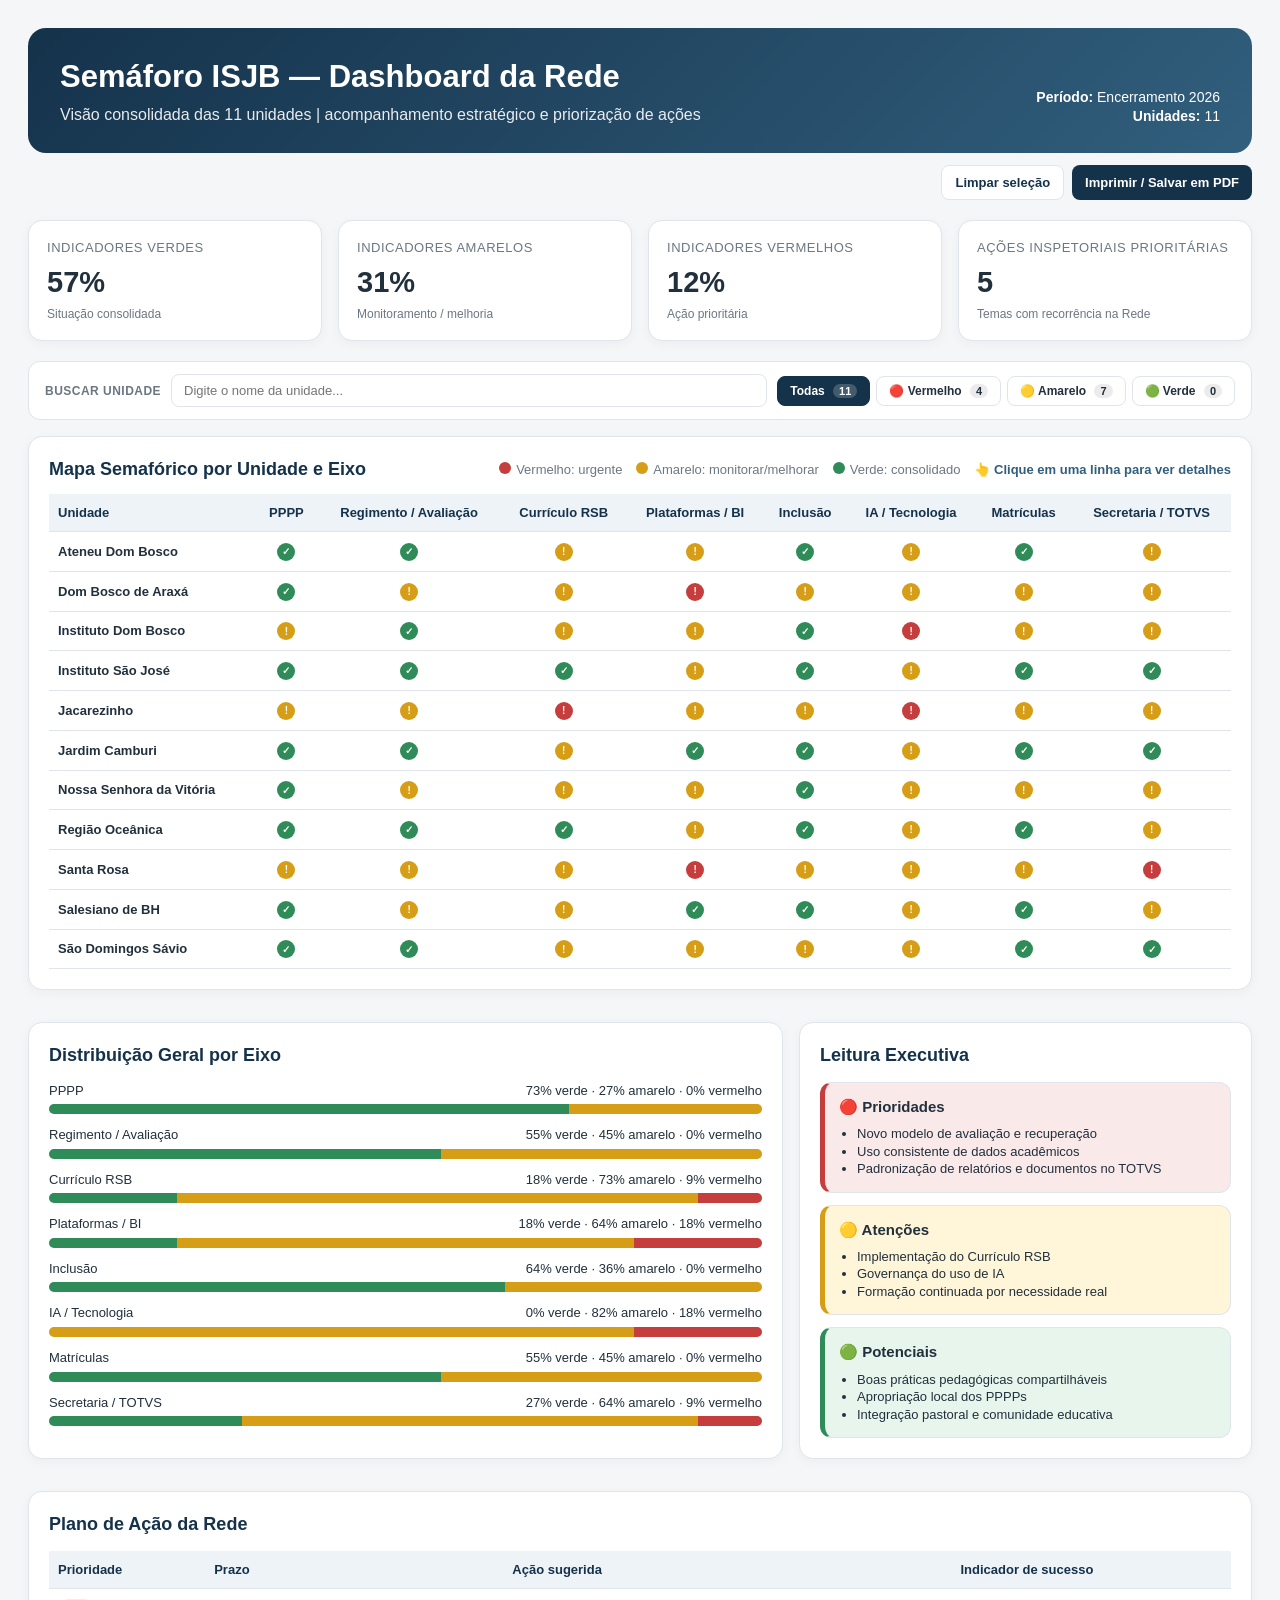
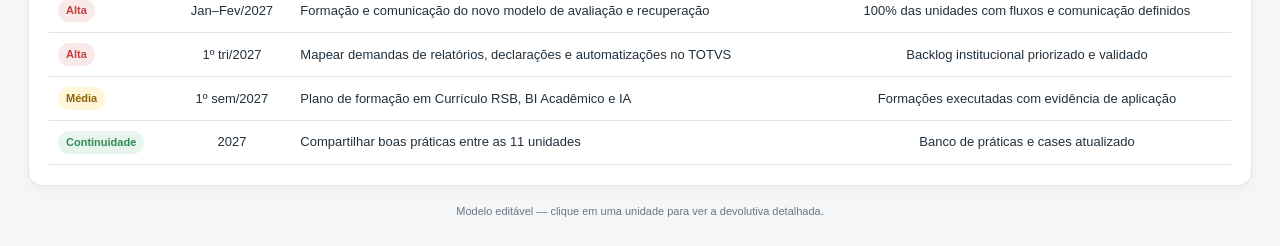
<file: Semaforo.html>
<!DOCTYPE html>
<html lang="pt-BR">
<head>
<meta charset="utf-8">
<meta name="viewport" content="width=device-width, initial-scale=1">
<title>Semáforo ISJB | Dashboard da Rede</title>
<style>
:root{
  --primary:#15324b;
  --secondary:#315f7d;
  --accent:#d7a53f;
  --bg:#f4f6f8;
  --card:#ffffff;
  --text:#21303c;
  --muted:#6b7783;
  --border:#dfe5ea;
  --red:#c53d3d;
  --yellow:#d69d16;
  --green:#2f8b57;
  --soft-red:#fae9e9;
  --soft-yellow:#fff5d9;
  --soft-green:#e8f5ed;
}
*{box-sizing:border-box}
body{
  margin:0;
  font-family:Arial, Helvetica, sans-serif;
  background:var(--bg);
  color:var(--text);
  line-height:1.35;
}
.page{max-width:1500px;margin:0 auto;padding:28px}
.header{
  background:linear-gradient(135deg,var(--primary),var(--secondary));
  color:white;border-radius:18px;padding:28px 32px;
  display:flex;align-items:flex-end;justify-content:space-between;gap:24px;
}
.header h1{margin:0 0 6px;font-size:31px}
.header p{margin:0;opacity:.9}
.header .period{text-align:right;font-size:14px}
.grid{display:grid;grid-template-columns:repeat(4,1fr);gap:16px;margin:20px 0}
.kpi,.card{
  background:var(--card);border:1px solid var(--border);border-radius:14px;
  box-shadow:0 3px 12px rgba(0,0,0,.04);
}
.kpi{padding:18px}
.kpi .label{font-size:13px;color:var(--muted);text-transform:uppercase;letter-spacing:.04em}
.kpi .value{font-size:29px;font-weight:700;margin-top:6px}
.kpi .sub{font-size:12px;color:var(--muted);margin-top:4px}
.card{padding:20px;margin:16px 0}
.card h2{margin:0 0 14px;font-size:18px;color:var(--primary)}
.section-grid{display:grid;grid-template-columns:1.25fr .75fr;gap:16px}
.legend{display:flex;gap:14px;align-items:center;flex-wrap:wrap;font-size:13px;color:var(--muted)}
.dot{width:12px;height:12px;border-radius:50%;display:inline-block;margin-right:5px}
.red{background:var(--red)} .yellow{background:var(--yellow)} .green{background:var(--green)}
table{width:100%;border-collapse:collapse;font-size:13px}
th,td{border-bottom:1px solid var(--border);padding:10px 9px;text-align:center;vertical-align:middle}
th{background:#eef3f7;color:var(--primary);position:sticky;top:0}
td:first-child, th:first-child{text-align:left;font-weight:600}
.status{
  width:18px;height:18px;border-radius:50%;
  display:inline-flex;align-items:center;justify-content:center;
  color:white;font-size:10px;font-weight:bold;
}
.status.r{background:var(--red)}
.status.y{background:var(--yellow)}
.status.g{background:var(--green)}
.status.na{background:#aab2b9}
.bar-row{margin:12px 0}
.bar-label{display:flex;justify-content:space-between;font-size:13px;margin-bottom:5px}
.bar{height:10px;background:#e9edf0;border-radius:999px;overflow:hidden;display:flex}
.bar .r{background:var(--red)} .bar .y{background:var(--yellow)} .bar .g{background:var(--green)}
.insights{display:grid;grid-template-columns:repeat(3,1fr);gap:12px}
.insight{border-radius:12px;padding:14px;border:1px solid var(--border)}
.insight.r{background:var(--soft-red);border-left:5px solid var(--red)}
.insight.y{background:var(--soft-yellow);border-left:5px solid var(--yellow)}
.insight.g{background:var(--soft-green);border-left:5px solid var(--green)}
.insight h3{margin:0 0 8px;font-size:15px}
.insight ul{margin:0;padding-left:18px;font-size:13px}
.actions table td:nth-child(3){text-align:left}
.pill{display:inline-block;padding:4px 8px;border-radius:999px;font-size:11px;font-weight:700}
.pill.r{background:var(--soft-red);color:var(--red)}
.pill.y{background:var(--soft-yellow);color:#8d6500}
.pill.g{background:var(--soft-green);color:var(--green)}
.footer{font-size:11px;color:var(--muted);text-align:center;margin-top:18px}
.controls{display:flex;justify-content:flex-end;gap:8px;margin:12px 0;flex-wrap:wrap}
button{
  border:0;border-radius:8px;padding:9px 13px;cursor:pointer;
  background:var(--primary);color:white;font-weight:600;font-family:inherit;font-size:13px;
}
button.ghost{background:white;color:var(--primary);border:1px solid var(--border)}

/* ---------- BARRA DE FILTROS ---------- */
.filters{
  display:flex;gap:10px;align-items:center;flex-wrap:wrap;
  margin:16px 0 0;padding:12px 16px;
  background:white;border:1px solid var(--border);border-radius:12px;
}
.filters label{font-size:12px;color:var(--muted);text-transform:uppercase;letter-spacing:.04em;font-weight:600}
.filters input[type="text"]{
  flex:1;min-width:180px;padding:8px 12px;border:1px solid var(--border);
  border-radius:8px;font-size:13px;font-family:inherit;
}
.filters input[type="text"]:focus{outline:2px solid var(--secondary);outline-offset:1px}
.filter-btns{display:flex;gap:6px}
.filter-btns button{
  background:white;color:var(--text);border:1px solid var(--border);
  padding:7px 12px;font-weight:600;font-size:12px;
}
.filter-btns button.active{
  background:var(--primary);color:white;border-color:var(--primary);
}
.filter-btns button .cnt{
  display:inline-block;margin-left:5px;padding:1px 6px;border-radius:999px;
  background:rgba(0,0,0,.08);font-size:11px;
}
.filter-btns button.active .cnt{background:rgba(255,255,255,.2)}

/* ---------- LINHAS CLICÁVEIS ---------- */
tbody tr{
  cursor:pointer;transition:background .12s ease;
}
tbody tr:hover{background:#f0f6fb}
tbody tr.selected{background:#e3eef8 !important;outline:2px solid var(--secondary);outline-offset:-2px}
tbody tr.dim{opacity:.28}

/* ---------- MODAL ---------- */
.modal-backdrop{
  position:fixed;inset:0;background:rgba(21,50,75,.55);
  display:none;align-items:center;justify-content:center;
  z-index:1000;padding:20px;backdrop-filter:blur(2px);
}
.modal-backdrop.open{display:flex}
.modal{
  background:white;border-radius:16px;width:min(880px,100%);
  max-height:90vh;overflow:auto;box-shadow:0 20px 60px rgba(0,0,0,.3);
  animation:pop .18s ease-out;
}
@keyframes pop{from{transform:scale(.96);opacity:0}to{transform:scale(1);opacity:1}}
.modal-header{
  padding:20px 24px;border-bottom:1px solid var(--border);
  display:flex;justify-content:space-between;align-items:flex-start;gap:16px;
  position:sticky;top:0;background:white;z-index:2;
  border-radius:16px 16px 0 0;
}
.modal-header h2{margin:0;color:var(--primary);font-size:22px}
.modal-header .sub{font-size:12px;color:var(--muted);margin-top:4px}
.modal-close{
  background:transparent;color:var(--muted);font-size:24px;
  padding:0 6px;border-radius:6px;line-height:1;
}
.modal-close:hover{background:#f0f2f4;color:var(--text)}
.modal-body{padding:20px 24px}
.modal-body h3{
  font-size:14px;color:var(--primary);margin:20px 0 10px;
  text-transform:uppercase;letter-spacing:.05em;
}
.modal-body h3:first-child{margin-top:0}

/* Grade de indicadores dentro do modal */
.ind-grid{
  display:grid;grid-template-columns:repeat(4,1fr);gap:10px;
}
.ind{
  border:1px solid var(--border);border-radius:10px;padding:10px;text-align:center;
  background:#fafbfc;
}
.ind.r{border-top:4px solid var(--red);background:var(--soft-red)}
.ind.y{border-top:4px solid var(--yellow);background:var(--soft-yellow)}
.ind.g{border-top:4px solid var(--green);background:var(--soft-green)}
.ind .name{font-size:11px;color:var(--muted);text-transform:uppercase;letter-spacing:.03em}
.ind .val{font-size:18px;font-weight:800;margin-top:4px}
.ind.r .val{color:var(--red)}
.ind.y .val{color:#946b06}
.ind.g .val{color:var(--green)}
.ind .desc{font-size:10.5px;color:var(--muted);margin-top:3px}

/* Listas dentro do modal */
.modal-list{list-style:none;padding:0;margin:0}
.modal-list li{
  padding:8px 10px 8px 28px;position:relative;
  border-bottom:1px dashed var(--border);font-size:13px;
}
.modal-list li:last-child{border-bottom:none}
.modal-list li::before{
  content:"•";position:absolute;left:10px;top:8px;color:var(--muted);font-weight:700;
}
.modal-list.good li::before{content:"✔";color:var(--green)}
.modal-list.warn li::before{content:"⚠";color:var(--red)}
.modal-list.att  li::before{content:"!";color:var(--yellow);font-weight:800}

/* Resumo no topo do modal */
.modal-summary{
  display:flex;gap:12px;flex-wrap:wrap;align-items:center;
  padding:14px;border-radius:12px;background:#f4f7f9;margin-bottom:6px;
}
.modal-summary .badge{
  display:inline-flex;align-items:center;gap:8px;
  padding:8px 14px;border-radius:999px;font-weight:800;font-size:13px;
}
.modal-summary .badge.r{background:var(--soft-red);color:var(--red)}
.modal-summary .badge.y{background:var(--soft-yellow);color:#8d6500}
.modal-summary .badge.g{background:var(--soft-green);color:var(--green)}
.modal-summary .meta-info{font-size:12px;color:var(--muted)}

.modal-footer{
  padding:16px 24px;border-top:1px solid var(--border);
  display:flex;justify-content:space-between;align-items:center;gap:12px;flex-wrap:wrap;
  background:#fafbfc;border-radius:0 0 16px 16px;
  position:sticky;bottom:0;
}
.modal-footer .note{font-size:11px;color:var(--muted)}

/* Vazio */
.empty{
  padding:20px;text-align:center;color:var(--muted);font-size:13px;
}

@media(max-width:1000px){
  .grid{grid-template-columns:repeat(2,1fr)}
  .section-grid{grid-template-columns:1fr}
  .insights{grid-template-columns:1fr}
  .header{align-items:flex-start;flex-direction:column}
  .header .period{text-align:left}
  .ind-grid{grid-template-columns:repeat(2,1fr)}
}
@media(max-width:620px){
  .page{padding:12px}
  .grid{grid-template-columns:1fr}
  .card{overflow:auto}
  .header{border-radius:12px;padding:22px}
  .header h1{font-size:24px}
  .ind-grid{grid-template-columns:1fr 1fr}
}
@media print{
  @page{size:A4 landscape;margin:10mm}
  body{background:white;-webkit-print-color-adjust:exact;print-color-adjust:exact}
  .page{max-width:none;padding:0}
  .controls,.filters,.modal-backdrop{display:none !important}
  .header,.kpi,.card{box-shadow:none}
  .card{break-inside:avoid}
  th{position:static}
  tbody tr{cursor:default}
}
</style>
</head>
<body>
<div class="page">
  <div class="header">
    <div>
      <h1>Semáforo ISJB — Dashboard da Rede</h1>
      <p>Visão consolidada das 11 unidades | acompanhamento estratégico e priorização de ações</p>
    </div>
    <div class="period"><strong>Período:</strong> Encerramento 2026<br><strong>Unidades:</strong> 11</div>
  </div>

  <div class="controls">
    <button class="ghost" onclick="clearSelection()">Limpar seleção</button>
    <button onclick="window.print()">Imprimir / Salvar em PDF</button>
  </div>

  <div class="grid">
    <div class="kpi"><div class="label">Indicadores verdes</div><div class="value">57%</div><div class="sub">Situação consolidada</div></div>
    <div class="kpi"><div class="label">Indicadores amarelos</div><div class="value">31%</div><div class="sub">Monitoramento / melhoria</div></div>
    <div class="kpi"><div class="label">Indicadores vermelhos</div><div class="value">12%</div><div class="sub">Ação prioritária</div></div>
    <div class="kpi"><div class="label">Ações inspetoriais prioritárias</div><div class="value">5</div><div class="sub">Temas com recorrência na Rede</div></div>
  </div>

  <!-- BARRA DE FILTROS -->
  <div class="filters">
    <label for="search">Buscar unidade</label>
    <input type="text" id="search" placeholder="Digite o nome da unidade..." oninput="applyFilters()">
    <div class="filter-btns" id="filterBtns">
      <button data-filter="all" class="active" onclick="setFilter('all')">Todas <span class="cnt" id="cnt-all">0</span></button>
      <button data-filter="r" onclick="setFilter('r')">🔴 Vermelho <span class="cnt" id="cnt-r">0</span></button>
      <button data-filter="y" onclick="setFilter('y')">🟡 Amarelo <span class="cnt" id="cnt-y">0</span></button>
      <button data-filter="g" onclick="setFilter('g')">🟢 Verde <span class="cnt" id="cnt-g">0</span></button>
    </div>
  </div>

  <div class="card">
    <div style="display:flex;justify-content:space-between;gap:16px;align-items:center;flex-wrap:wrap">
      <h2 style="margin:0">Mapa Semafórico por Unidade e Eixo</h2>
      <div class="legend">
        <span><i class="dot red"></i>Vermelho: urgente</span>
        <span><i class="dot yellow"></i>Amarelo: monitorar/melhorar</span>
        <span><i class="dot green"></i>Verde: consolidado</span>
        <span style="color:var(--secondary);font-weight:600">👆 Clique em uma linha para ver detalhes</span>
      </div>
    </div>
    <div style="overflow:auto;margin-top:12px">
      <table>
        <thead>
          <tr>
            <th>Unidade</th>
            <th>PPPP</th>
            <th>Regimento / Avaliação</th>
            <th>Currículo RSB</th>
            <th>Plataformas / BI</th>
            <th>Inclusão</th>
            <th>IA / Tecnologia</th>
            <th>Matrículas</th>
            <th>Secretaria / TOTVS</th>
          </tr>
        </thead>
        <tbody id="networkTable"></tbody>
      </table>
      <div id="emptyState" class="empty" style="display:none">Nenhuma unidade corresponde ao filtro.</div>
    </div>
  </div>

  <div class="section-grid">
    <div class="card">
      <h2>Distribuição Geral por Eixo</h2>
      <div id="bars"></div>
    </div>
    <div class="card">
      <h2>Leitura Executiva</h2>
      <div class="insights" style="grid-template-columns:1fr">
        <div class="insight r"><h3>🔴 Prioridades</h3><ul><li>Novo modelo de avaliação e recuperação</li><li>Uso consistente de dados acadêmicos</li><li>Padronização de relatórios e documentos no TOTVS</li></ul></div>
        <div class="insight y"><h3>🟡 Atenções</h3><ul><li>Implementação do Currículo RSB</li><li>Governança do uso de IA</li><li>Formação continuada por necessidade real</li></ul></div>
        <div class="insight g"><h3>🟢 Potenciais</h3><ul><li>Boas práticas pedagógicas compartilháveis</li><li>Apropriação local dos PPPPs</li><li>Integração pastoral e comunidade educativa</li></ul></div>
      </div>
    </div>
  </div>

  <div class="card actions">
    <h2>Plano de Ação da Rede</h2>
    <table>
      <thead><tr><th>Prioridade</th><th>Prazo</th><th>Ação sugerida</th><th>Indicador de sucesso</th></tr></thead>
      <tbody>
        <tr><td><span class="pill r">Alta</span></td><td>Jan–Fev/2027</td><td>Formação e comunicação do novo modelo de avaliação e recuperação</td><td>100% das unidades com fluxos e comunicação definidos</td></tr>
        <tr><td><span class="pill r">Alta</span></td><td>1º tri/2027</td><td>Mapear demandas de relatórios, declarações e automatizações no TOTVS</td><td>Backlog institucional priorizado e validado</td></tr>
        <tr><td><span class="pill y">Média</span></td><td>1º sem/2027</td><td>Plano de formação em Currículo RSB, BI Acadêmico e IA</td><td>Formações executadas com evidência de aplicação</td></tr>
        <tr><td><span class="pill g">Continuidade</span></td><td>2027</td><td>Compartilhar boas práticas entre as 11 unidades</td><td>Banco de práticas e cases atualizado</td></tr>
      </tbody>
    </table>
  </div>

  <div class="footer">Modelo editável — clique em uma unidade para ver a devolutiva detalhada.</div>
</div>

<!-- MODAL -->
<div class="modal-backdrop" id="modal" onclick="if(event.target===this) closeModal()">
  <div class="modal" role="dialog" aria-modal="true">
    <div class="modal-header">
      <div>
        <h2 id="m-title">—</h2>
        <div class="sub" id="m-sub">—</div>
      </div>
      <button class="modal-close" onclick="closeModal()" aria-label="Fechar">×</button>
    </div>
    <div class="modal-body" id="m-body"></div>
    <div class="modal-footer">
      <div class="note">Devolutiva individual • Semáforo ISJB</div>
      <div style="display:flex;gap:8px">
        <button class="ghost" onclick="openOnePage()">Abrir one-page da unidade</button>
        <button onclick="closeModal()">Fechar</button>
      </div>
    </div>
  </div>
</div>

<script>
/* ============================================================
   DADOS
   Cada unidade tem: nome, matriz de status + dados da devolutiva
   ============================================================ */
const axes = [
  "PPPP","Regimento / Avaliação","Currículo RSB","Plataformas / BI",
  "Inclusão","IA / Tecnologia","Matrículas","Secretaria / TOTVS"
];

const units = [
  {
    name: "Ateneu Dom Bosco",
    matrix: ["g","g","y","y","g","y","g","y"],
    summary: "Cenário geral consolidado, com pontos de atenção em Currículo RSB e Secretaria/TOTVS.",
    red:  [],
    yellow: ["Implementação do Currículo RSB em fase inicial", "Padronização de documentos no TOTVS"],
    green: ["PPPP apropriado pela comunidade", "Inclusão com fluxos bem definidos", "Matrículas estáveis"],
    actions: [
      { prazo:"Jan/2027", acao:"Formação interna em Currículo RSB", ind:"Equipe formada e cronograma definido" },
      { prazo:"Fev/2027", acao:"Mapear relatórios no TOTVS", ind:"Lista priorizada de demandas" },
      { prazo:"Mar/2027", acao:"Revisar fluxos de inclusão", ind:"Documento atualizado" }
    ]
  },
  {
    name: "Dom Bosco de Araxá",
    matrix: ["g","y","y","r","y","y","y","y"],
    summary: "Unidade em transição. Plataformas/BI é o principal ponto crítico; avaliação e currículo pedem atenção.",
    red:  ["Uso inconsistente dos dados acadêmicos (BI)", "Dificuldade de extração de relatórios gerenciais"],
    yellow: ["Regimento/Avaliação em revisão", "Currículo RSB em implantação parcial", "Inclusão demandando apoio"],
    green: ["PPPP bem estruturado", "Matrículas em bom nível"],
    actions: [
      { prazo:"Jan/2027", acao:"Capacitação em BI Acadêmico", ind:"Equipe apta a gerar relatórios" },
      { prazo:"Fev/2027", acao:"Revisar modelo de avaliação", ind:"Documento validado" },
      { prazo:"Mar/2027", acao:"Apoio à inclusão", ind:"Plano individualizado por aluno" }
    ]
  },
  {
    name: "Instituto Dom Bosco",
    matrix: ["y","g","y","y","g","r","y","y"],
    summary: "Unidade com boa base pedagógica, mas com lacuna relevante em IA/Tecnologia.",
    red:  ["Ausência de política de uso de IA", "Falta de formação em tecnologia educacional"],
    yellow: ["PPPP em revisão", "Currículo RSB em adaptação", "Matrículas com oscilação"],
    green: ["Regimento/Avaliação consolidado", "Inclusão com boas práticas"],
    actions: [
      { prazo:"Jan/2027", acao:"Elaborar política de uso de IA", ind:"Documento aprovado" },
      { prazo:"Fev/2027", acao:"Formação em tecnologia educacional", ind:"80% da equipe formada" },
      { prazo:"Mar/2027", acao:"Revisar PPPP", ind:"PPP atualizado e aprovado" }
    ]
  },
  {
    name: "Instituto São José",
    matrix: ["g","g","g","y","g","y","g","g"],
    summary: "Unidade consolidada, com apenas pontos pontuais de atenção em Plataformas/BI e IA.",
    red:  [],
    yellow: ["BI Acadêmico em fase de apropriação", "Governança de IA em construção"],
    green: ["PPPP consolidado","Avaliação consolidada","Currículo RSB implementado","Inclusão com boas práticas","Matrículas estáveis","TOTVS padronizado"],
    actions: [
      { prazo:"Jan/2027", acao:"Ampliar uso do BI", ind:"Relatórios periódicos gerados" },
      { prazo:"Fev/2027", acao:"Definir diretrizes de IA", ind:"Política publicada" },
      { prazo:"Mar/2027", acao:"Compartilhar boas práticas", ind:"Case publicado na rede" }
    ]
  },
  {
    name: "Jacarezinho",
    matrix: ["y","y","r","y","y","r","y","y"],
    summary: "Unidade com duas prioridades vermelhas (Currículo RSB e IA) e necessidade de acompanhamento próximo.",
    red:  ["Currículo RSB não implementado", "Ausência de diretrizes de IA"],
    yellow: ["PPPP em revisão","Avaliação em ajuste","Inclusão demandando apoio","Matrículas estáveis","TOTVS com pendências"],
    green: [],
    actions: [
      { prazo:"Jan/2027", acao:"Plano emergencial de Currículo RSB", ind:"Cronograma aprovado" },
      { prazo:"Fev/2027", acao:"Política de IA", ind:"Documento publicado" },
      { prazo:"Mar/2027", acao:"Revisar PPPP", ind:"PPP atualizado" }
    ]
  },
  {
    name: "Jardim Camburi",
    matrix: ["g","g","y","g","g","y","g","g"],
    summary: "Unidade consolidada, com atenção apenas em Currículo RSB e IA.",
    red:  [],
    yellow: ["Currículo RSB em consolidação","IA em fase inicial"],
    green: ["PPPP","Avaliação","BI","Inclusão","Matrículas","TOTVS"],
    actions: [
      { prazo:"Jan/2027", acao:"Consolidar Currículo RSB", ind:"100% dos componentes mapeados" },
      { prazo:"Fev/2027", acao:"Formação em IA", ind:"Equipe formada" },
      { prazo:"Mar/2027", acao:"Compartilhar boas práticas", ind:"Case publicado" }
    ]
  },
  {
    name: "Nossa Senhora da Vitória",
    matrix: ["g","y","y","y","g","y","y","y"],
    summary: "Unidade estável, com atenção em Avaliação, Currículo, BI, IA, Matrículas e TOTVS.",
    red:  [],
    yellow: ["Avaliação em revisão","Currículo RSB em adaptação","BI em apropriação","IA em construção","Matrículas com oscilação","TOTVS com pendências"],
    green: ["PPPP","Inclusão"],
    actions: [
      { prazo:"Jan/2027", acao:"Revisar modelo de avaliação", ind:"Documento validado" },
      { prazo:"Fev/2027", acao:"Ampliar uso do BI", ind:"Relatórios periódicos" },
      { prazo:"Mar/2027", acao:"Revisar processos do TOTVS", ind:"Fluxos padronizados" }
    ]
  },
  {
    name: "Região Oceânica",
    matrix: ["g","g","g","y","g","y","g","y"],
    summary: "Unidade consolidada, com atenção pontual em BI, IA e TOTVS.",
    red:  [],
    yellow: ["BI em apropriação","IA em construção","TOTVS com pendências"],
    green: ["PPPP","Avaliação","Currículo RSB","Inclusão","Matrículas"],
    actions: [
      { prazo:"Jan/2027", acao:"Capacitação em BI", ind:"Equipe apta" },
      { prazo:"Fev/2027", acao:"Diretrizes de IA", ind:"Documento publicado" },
      { prazo:"Mar/2027", acao:"Padronizar TOTVS", ind:"Fluxos revisados" }
    ]
  },
  {
    name: "Santa Rosa",
    matrix: ["y","y","y","r","y","y","y","r"],
    summary: "Unidade com duas prioridades vermelhas (BI e TOTVS) e necessidade de apoio estruturante.",
    red:  ["Uso de dados acadêmicos comprometido","Processos de secretaria/TOTVS com falhas"],
    yellow: ["PPPP em revisão","Avaliação em ajuste","Currículo RSB em adaptação","Inclusão demandando apoio","Matrículas estáveis"],
    green: [],
    actions: [
      { prazo:"Jan/2027", acao:"Diagnóstico de BI e TOTVS", ind:"Relatório com plano de correção" },
      { prazo:"Fev/2027", acao:"Formação em BI", ind:"Equipe capacitada" },
      { prazo:"Mar/2027", acao:"Reestruturar fluxos do TOTVS", ind:"Processos padronizados" }
    ]
  },
  {
    name: "Salesiano de BH",
    matrix: ["g","y","y","g","g","y","g","y"],
    summary: "Unidade consolidada, com atenção em Avaliação, Currículo, IA e TOTVS.",
    red:  [],
    yellow: ["Avaliação em revisão","Currículo RSB em adaptação","IA em construção","TOTVS com pendências"],
    green: ["PPPP","BI","Inclusão","Matrículas"],
    actions: [
      { prazo:"Jan/2027", acao:"Revisar avaliação", ind:"Documento validado" },
      { prazo:"Fev/2027", acao:"Formação em IA", ind:"Equipe formada" },
      { prazo:"Mar/2027", acao:"Padronizar TOTVS", ind:"Fluxos revisados" }
    ]
  },
  {
    name: "São Domingos Sávio",
    matrix: ["g","g","y","y","y","y","g","g"],
    summary: "Unidade consolidada, com atenção em Currículo, BI, Inclusão e IA.",
    red:  [],
    yellow: ["Currículo RSB em adaptação","BI em apropriação","Inclusão demandando apoio","IA em construção"],
    green: ["PPPP","Avaliação","Matrículas","TOTVS"],
    actions: [
      { prazo:"Jan/2027", acao:"Consolidar Currículo RSB", ind:"Componentes mapeados" },
      { prazo:"Fev/2027", acao:"Capacitação em BI", ind:"Equipe apta" },
      { prazo:"Mar/2027", acao:"Fortalecer inclusão", ind:"Plano por aluno" }
    ]
  }
];

/* ============================================================
   ESTADO E RENDER
   ============================================================ */
let currentFilter = "all";
let currentSearch = "";
let selectedRow = null;

const tbody = document.getElementById("networkTable");
const emptyState = document.getElementById("emptyState");

function overallStatus(matrix){
  if (matrix.includes("r")) return "r";
  if (matrix.includes("y")) return "y";
  return "g";
}
function statusLabel(s){
  return s === "r" ? "Vermelho" : s === "y" ? "Amarelo" : "Verde";
}
function statusSymbol(s){
  return s === "g" ? "✓" : "!";
}

function renderTable(){
  tbody.innerHTML = "";
  let visible = 0;
  units.forEach((u, idx) => {
    const ov = overallStatus(u.matrix);
    // Filtros
    if (currentFilter !== "all" && currentFilter !== ov) return;
    if (currentSearch && !u.name.toLowerCase().includes(currentSearch)) return;

    visible++;
    const tr = document.createElement("tr");
    tr.dataset.idx = idx;
    tr.innerHTML = `<td>${u.name}</td>` +
      u.matrix.map(s => `<td><span class="status ${s}">${statusSymbol(s)}</span></td>`).join("");
    tr.addEventListener("click", () => selectUnit(idx, tr));
    if (selectedRow && selectedRow.dataset.idx == idx) tr.classList.add("selected");
    tbody.appendChild(tr);
  });
  emptyState.style.display = visible === 0 ? "block" : "none";
}

/* ---------- FILTROS ---------- */
function setFilter(f){
  currentFilter = f;
  document.querySelectorAll("#filterBtns button").forEach(b => {
    b.classList.toggle("active", b.dataset.filter === f);
  });
  renderTable();
}
function applyFilters(){
  currentSearch = document.getElementById("search").value.trim().toLowerCase();
  renderTable();
}
function updateCounts(){
  const c = { r:0, y:0, g:0 };
  units.forEach(u => c[overallStatus(u.matrix)]++);
  document.getElementById("cnt-all").textContent = units.length;
  document.getElementById("cnt-r").textContent = c.r;
  document.getElementById("cnt-y").textContent = c.y;
  document.getElementById("cnt-g").textContent = c.g;
}

/* ---------- SELEÇÃO E MODAL ---------- */
function selectUnit(idx, tr){
  selectedRow = tr;
  document.querySelectorAll("#networkTable tr").forEach(r => r.classList.remove("selected"));
  tr.classList.add("selected");
  openModal(units[idx], idx);
}

function openModal(u, idx){
  const ov = overallStatus(u.matrix);
  const badgeClass = ov;
  const badgeText = statusLabel(ov).toUpperCase();

  document.getElementById("m-title").textContent = u.name;
  document.getElementById("m-sub").innerHTML =
    `Período: Encerramento 2026 • Status geral: <b>${badgeText}</b>`;

  // Indicadores por eixo
  const indHtml = u.matrix.map((s, i) => {
    const desc = s === "g" ? "Consolidado" : s === "y" ? "Monitorar" : "Prioridade";
    return `<div class="ind ${s}">
      <div class="name">${axes[i]}</div>
      <div class="val">${s === "g" ? "✓" : "!"}</div>
      <div class="desc">${desc}</div>
    </div>`;
  }).join("");

  const redHtml = u.red.length
    ? `<ul class="modal-list warn">${u.red.map(t=>`<li>${t}</li>`).join("")}</ul>`
    : `<div class="empty">Nenhuma prioridade vermelha.</div>`;

  const yellowHtml = u.yellow.length
    ? `<ul class="modal-list att">${u.yellow.map(t=>`<li>${t}</li>`).join("")}</ul>`
    : `<div class="empty">Nenhum ponto de atenção.</div>`;

  const greenHtml = u.green.length
    ? `<ul class="modal-list good">${u.green.map(t=>`<li>${t}</li>`).join("")}</ul>`
    : `<div class="empty">Sem destaques registrados.</div>`;

  const actionsHtml = u.actions.map(a =>
    `<tr><td>${a.prazo}</td><td>${a.acao}</td><td>${a.ind}</td></tr>`
  ).join("");

  document.getElementById("m-body").innerHTML = `
    <div class="modal-summary">
      <span class="badge ${badgeClass}">
        <span class="dot ${badgeClass}" style="width:12px;height:12px"></span>
        Status geral: ${badgeText}
      </span>
      <span class="meta-info">${u.matrix.filter(s=>s==="g").length} verdes • ${u.matrix.filter(s=>s==="y").length} amarelos • ${u.matrix.filter(s=>s==="r").length} vermelhos</span>
    </div>

    <h3>Resumo executivo</h3>
    <p style="font-size:13px;color:#3e4c59;margin:0">${u.summary}</p>

    <h3>Indicadores por eixo</h3>
    <div class="ind-grid">${indHtml}</div>

    <h3>🔴 Observações de prioridade</h3>
    ${redHtml}

    <h3>🟡 Atenção</h3>
    ${yellowHtml}

    <h3>🟢 Potenciais e oportunidades</h3>
    ${greenHtml}

    <h3>Plano de ação sugerido</h3>
    <table>
      <thead><tr><th>Prazo</th><th>Ação</th><th>Indicador de sucesso</th></tr></thead>
      <tbody>${actionsHtml}</tbody>
    </table>
  `;

  // Guarda índice para o botão "abrir one-page"
  document.getElementById("modal").dataset.idx = idx;
  document.getElementById("modal").classList.add("open");
  document.body.style.overflow = "hidden";
}

function closeModal(){
  document.getElementById("modal").classList.remove("open");
  document.body.style.overflow = "";
}

function clearSelection(){
  selectedRow = null;
  document.querySelectorAll("#networkTable tr").forEach(r => r.classList.remove("selected"));
}

function openOnePage(){
  const idx = document.getElementById("modal").dataset.idx;
  if (idx === undefined) return;
  const u = units[idx];
  const params = new URLSearchParams({
    unidade: u.name,
    matriz: u.matrix.join(","),
    resumo: u.summary
  });
  window.open("onepage_unidade.html?" + params.toString(), "_blank");
}

document.addEventListener("keydown", e => {
  if (e.key === "Escape") closeModal();
});

/* ---------- BARRAS ---------- */
function renderBars(){
  const bars = document.getElementById("bars");
  bars.innerHTML = "";
  axes.forEach((axis, j) => {
    let c = { r:0, y:0, g:0 };
    units.forEach(u => c[u.matrix[j]]++);
    const total = units.length;
    const pr = Math.round(c.r/total*100);
    const py = Math.round(c.y/total*100);
    const pg = 100 - pr - py;
    const div = document.createElement("div");
    div.className = "bar-row";
    div.innerHTML = `<div class="bar-label"><span>${axis}</span><span>${pg}% verde · ${py}% amarelo · ${pr}% vermelho</span></div>
      <div class="bar"><div class="g" style="width:${pg}%"></div><div class="y" style="width:${py}%"></div><div class="r" style="width:${pr}%"></div></div>`;
    bars.appendChild(div);
  });
}

/* ---------- INIT ---------- */
updateCounts();
renderTable();
renderBars();
</script>
</body>
</html>
</file>
